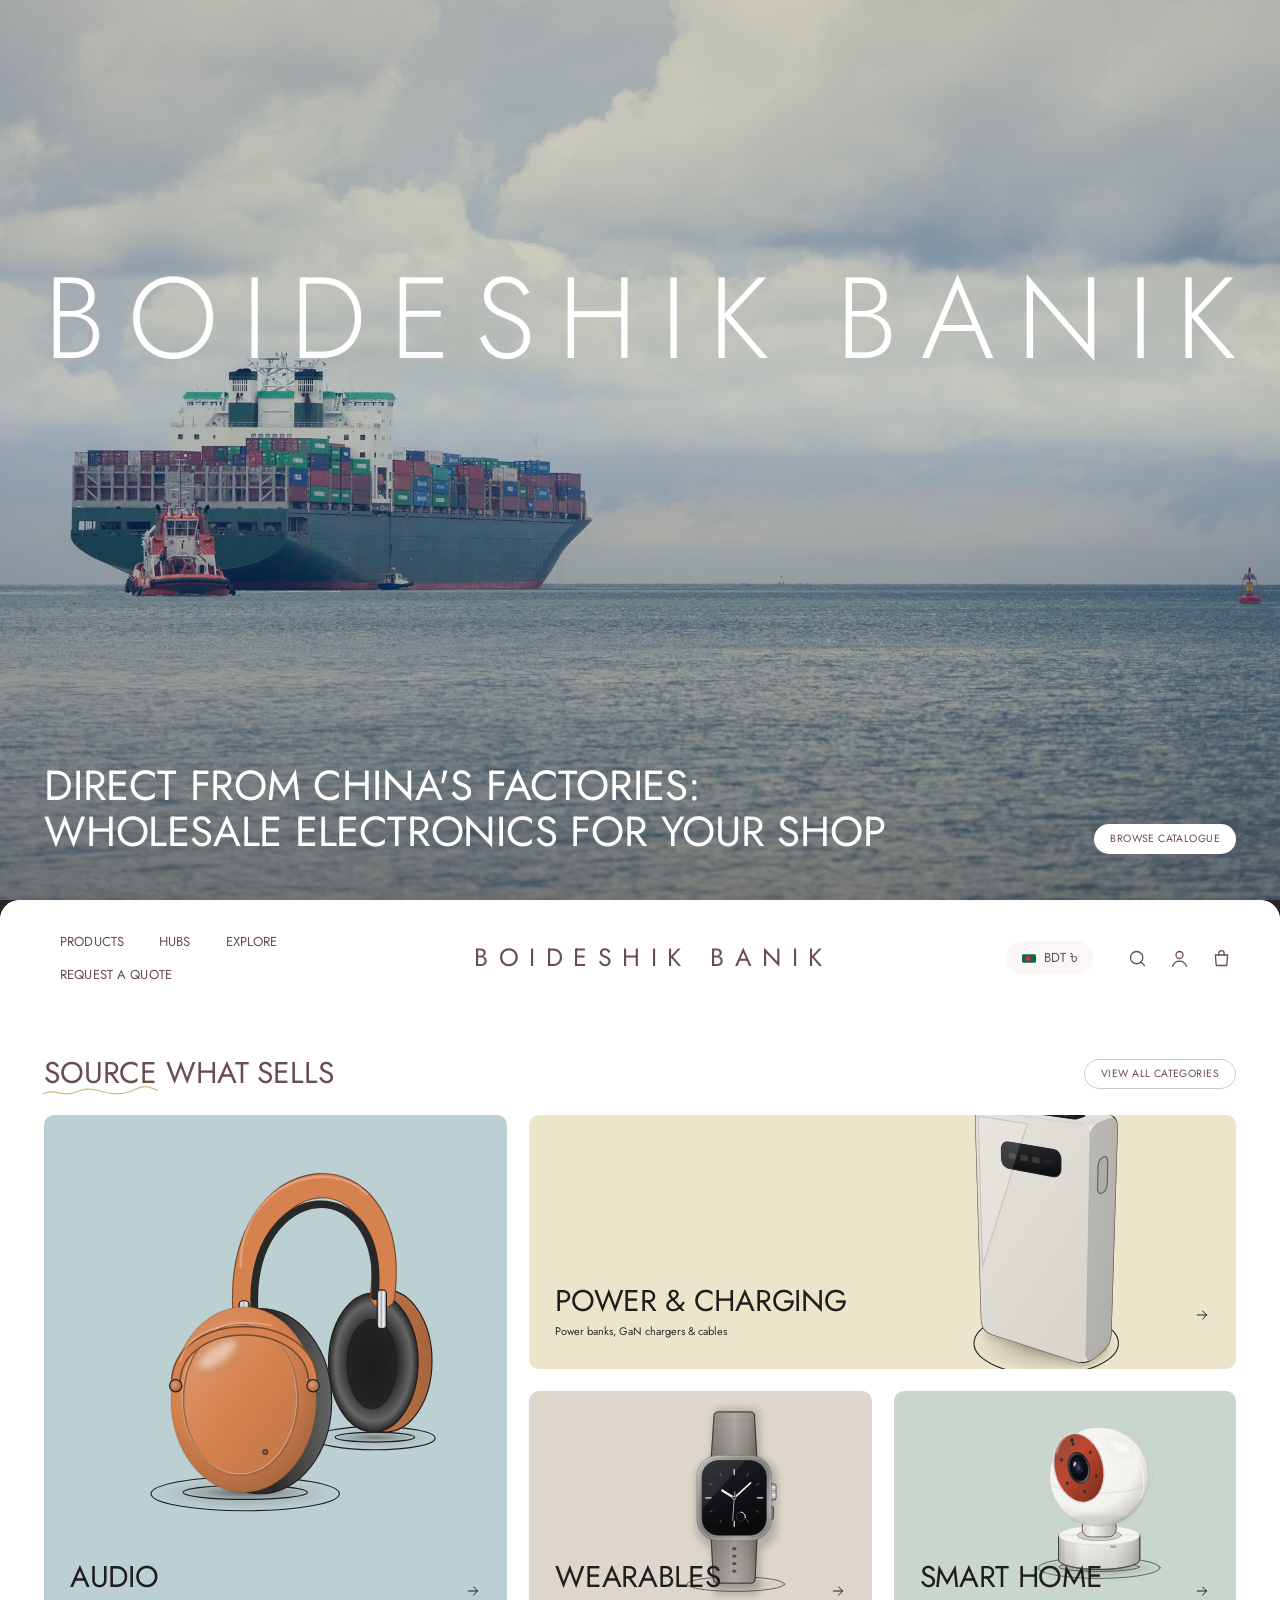
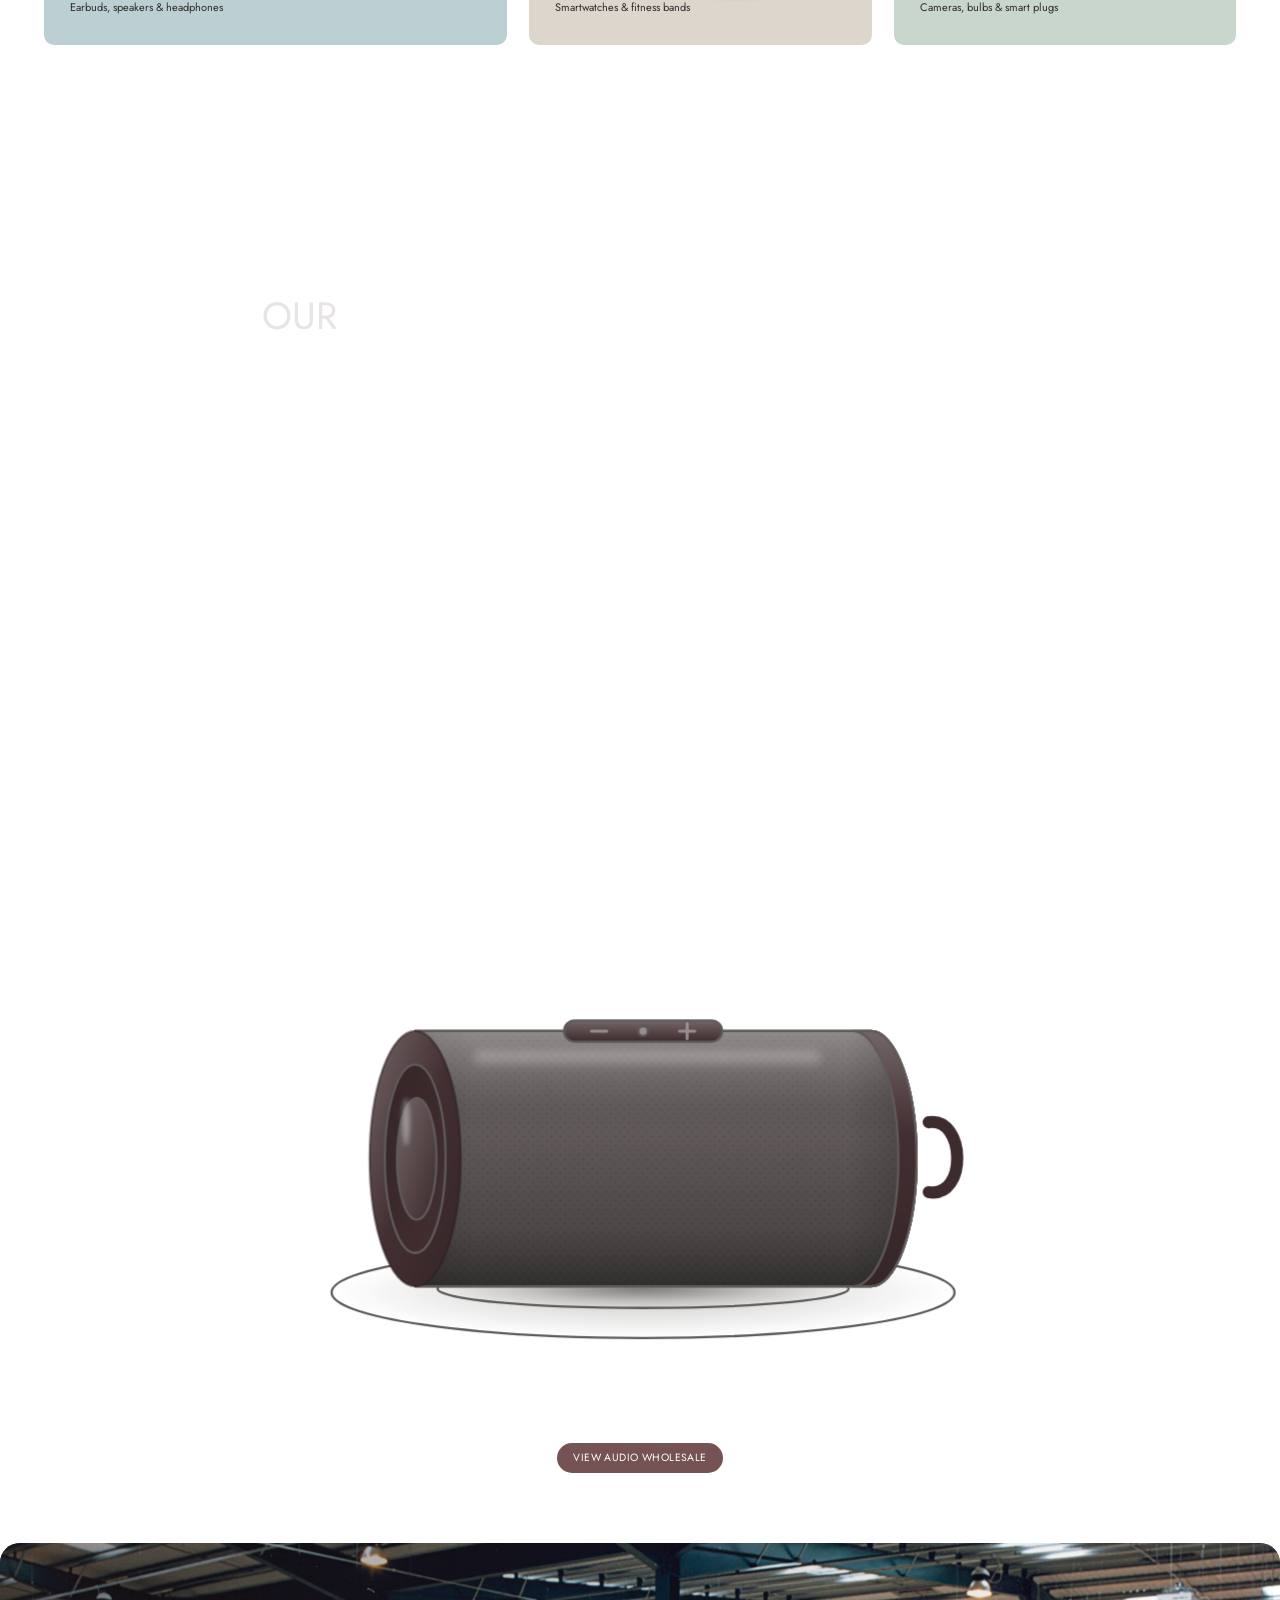
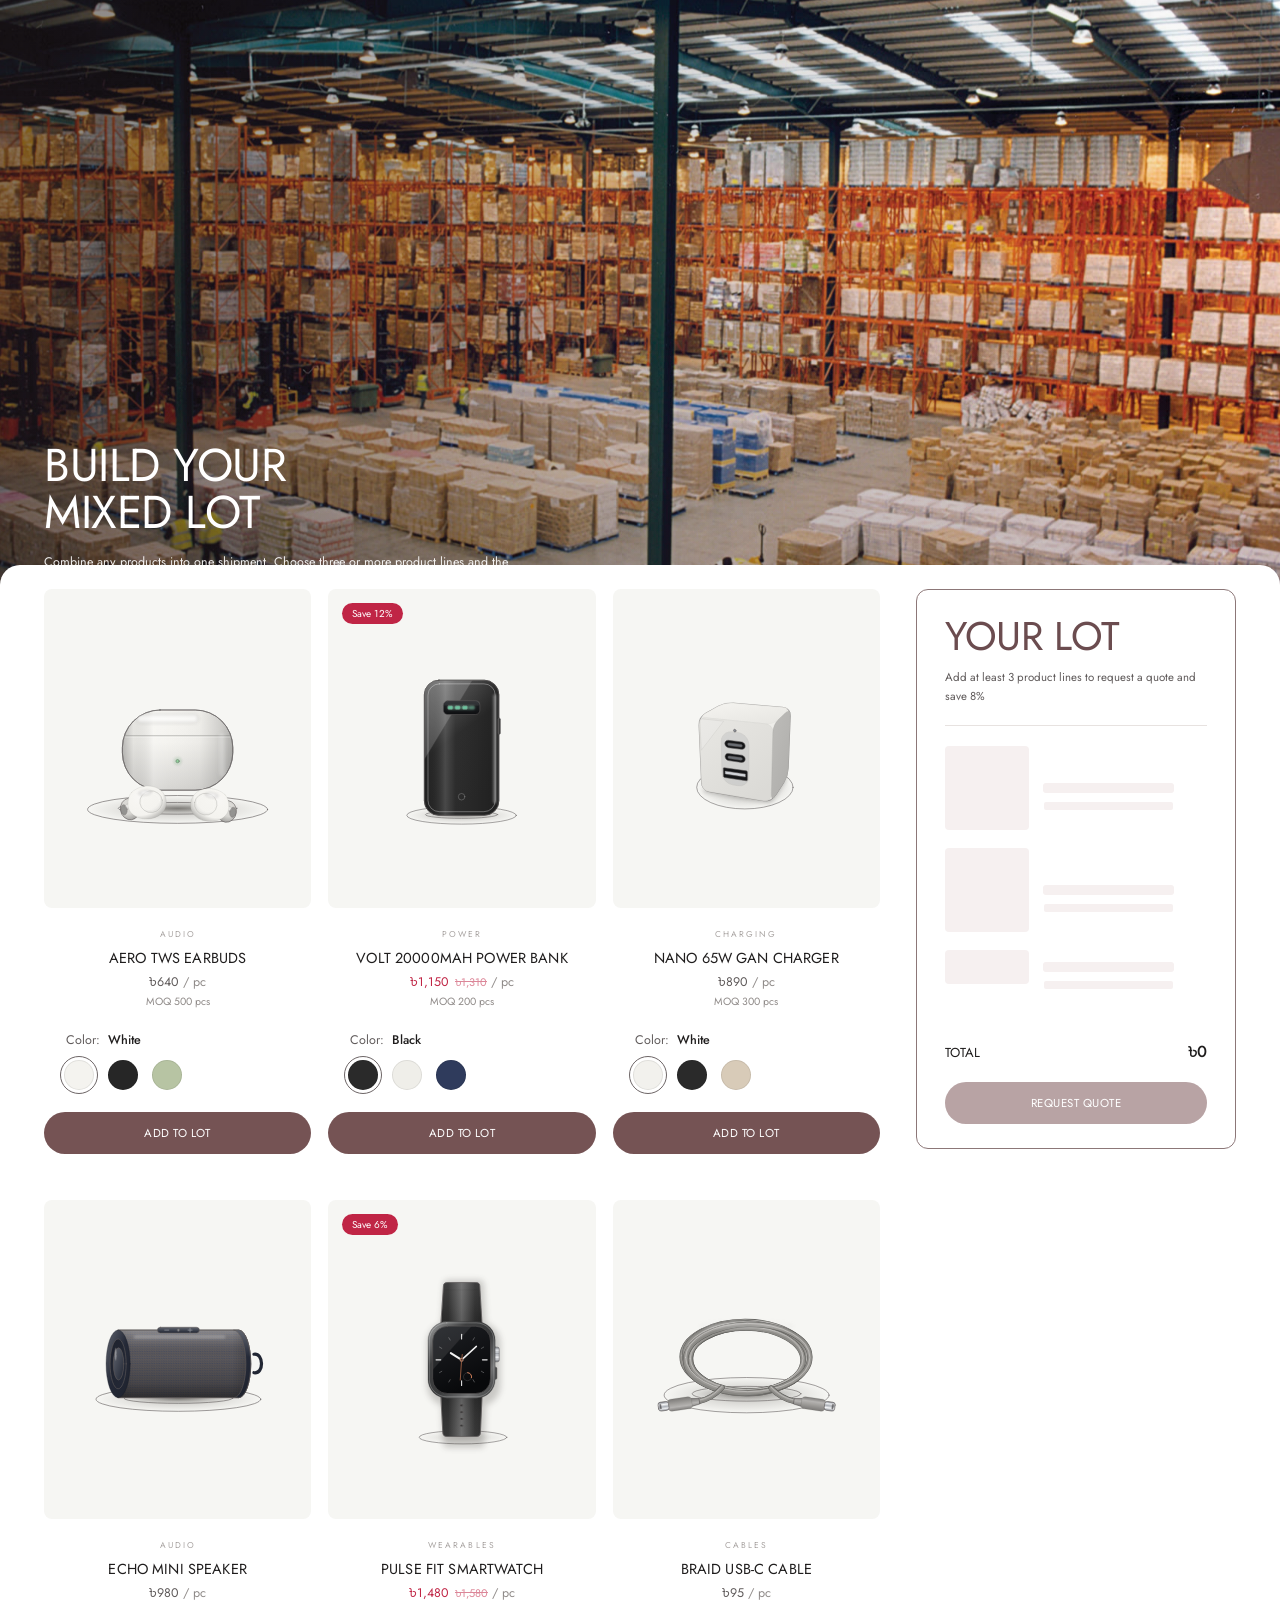
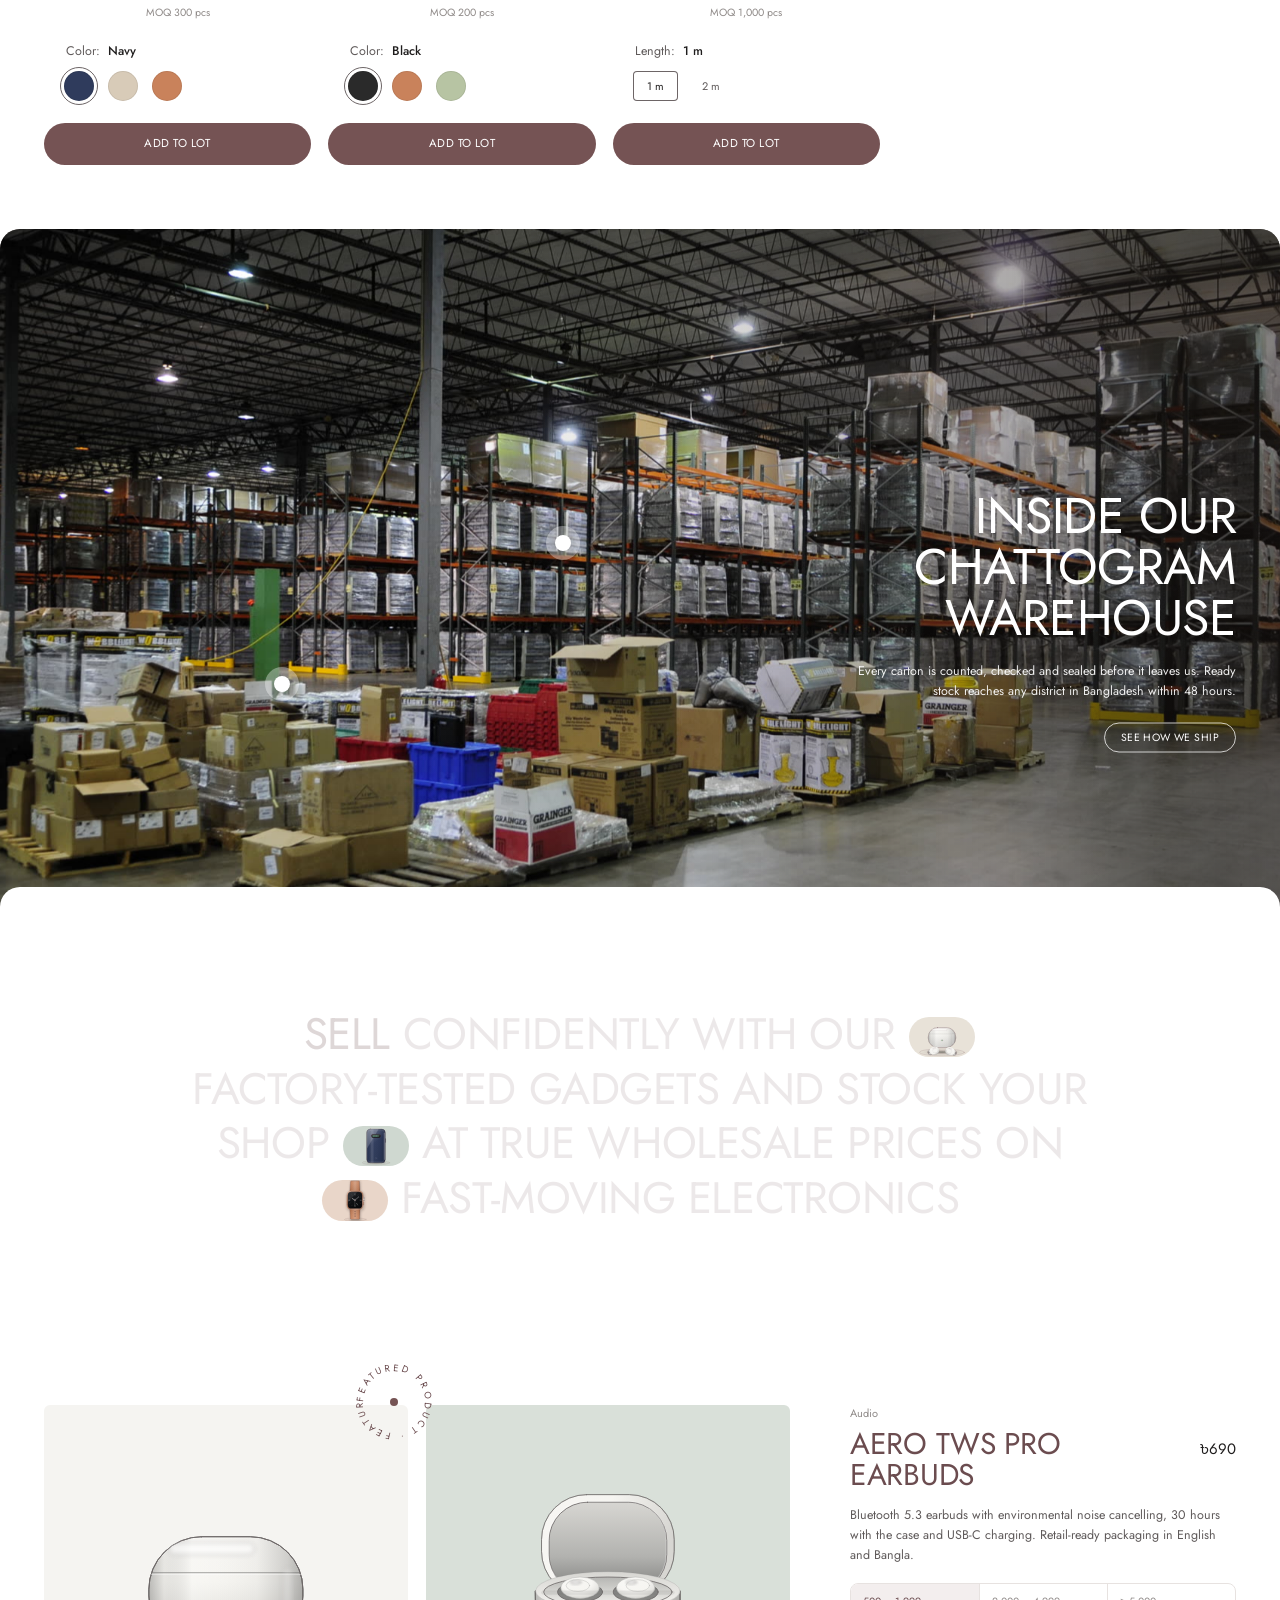
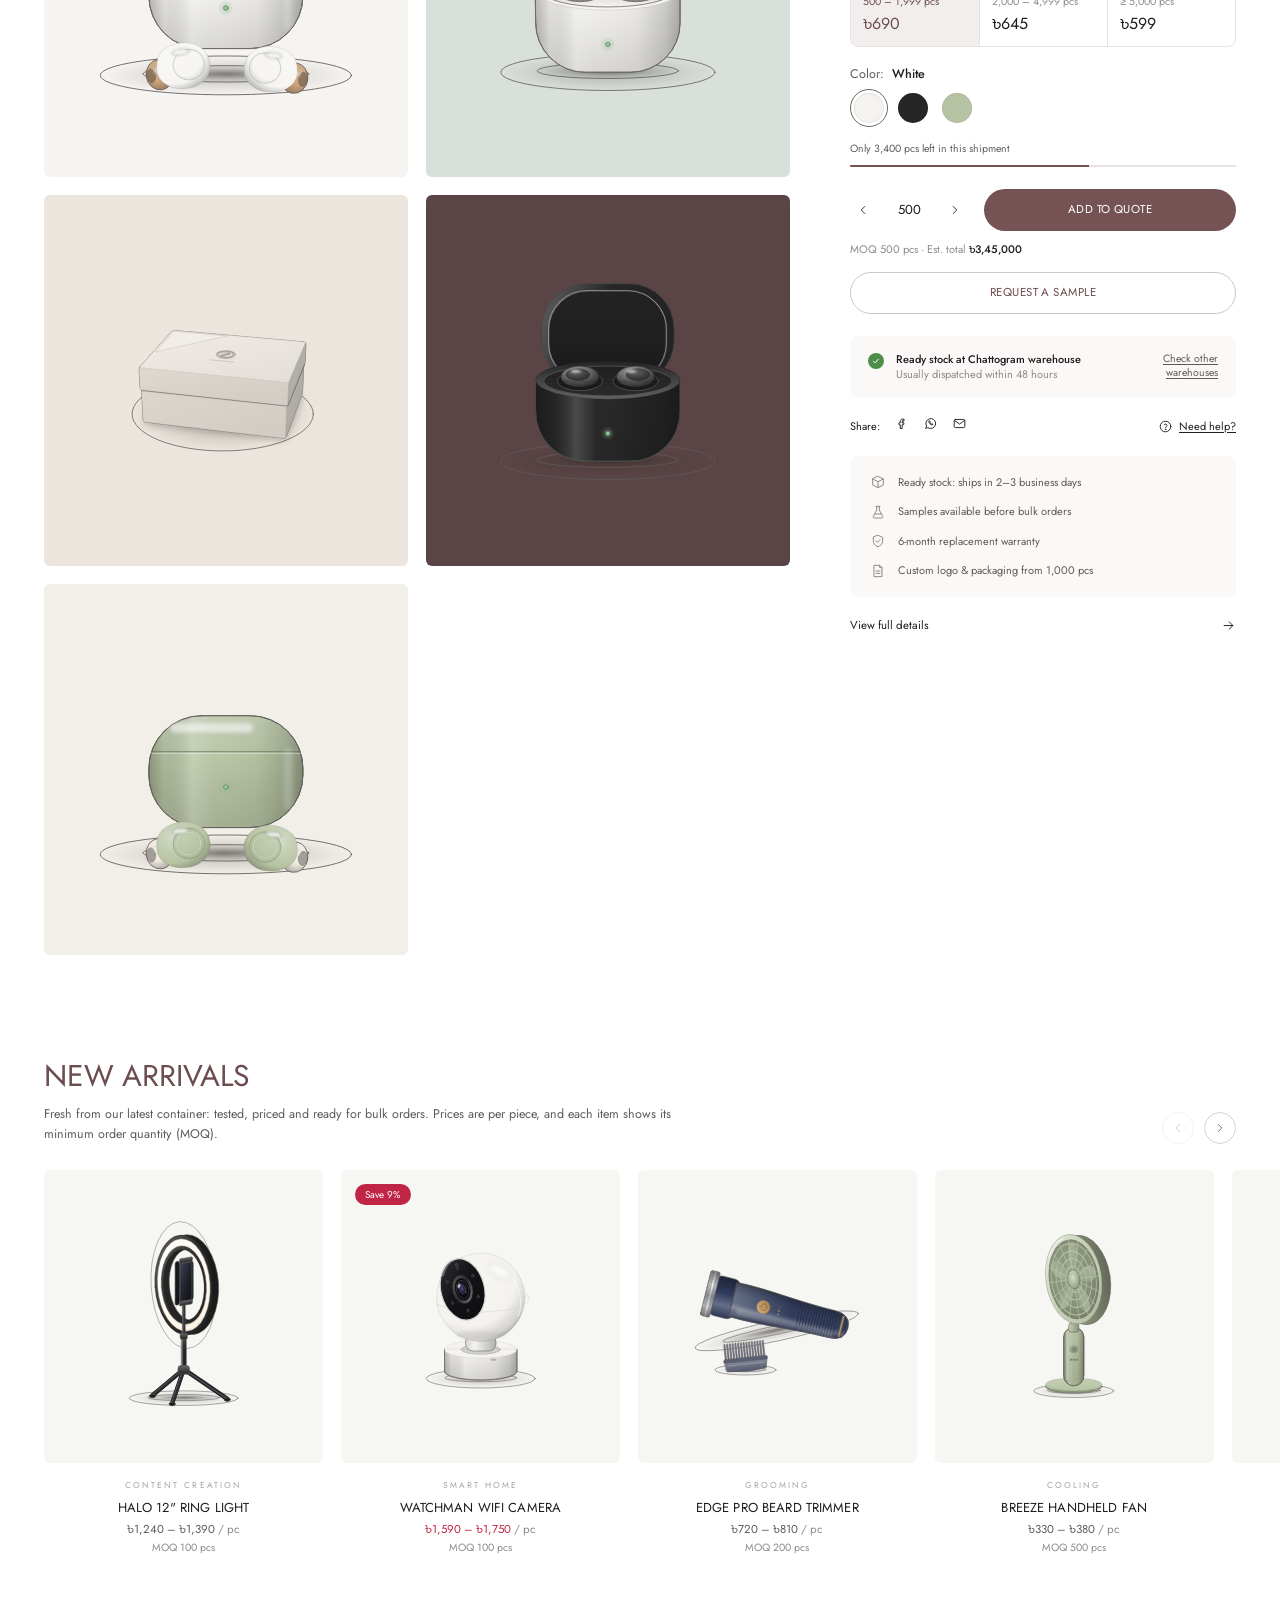
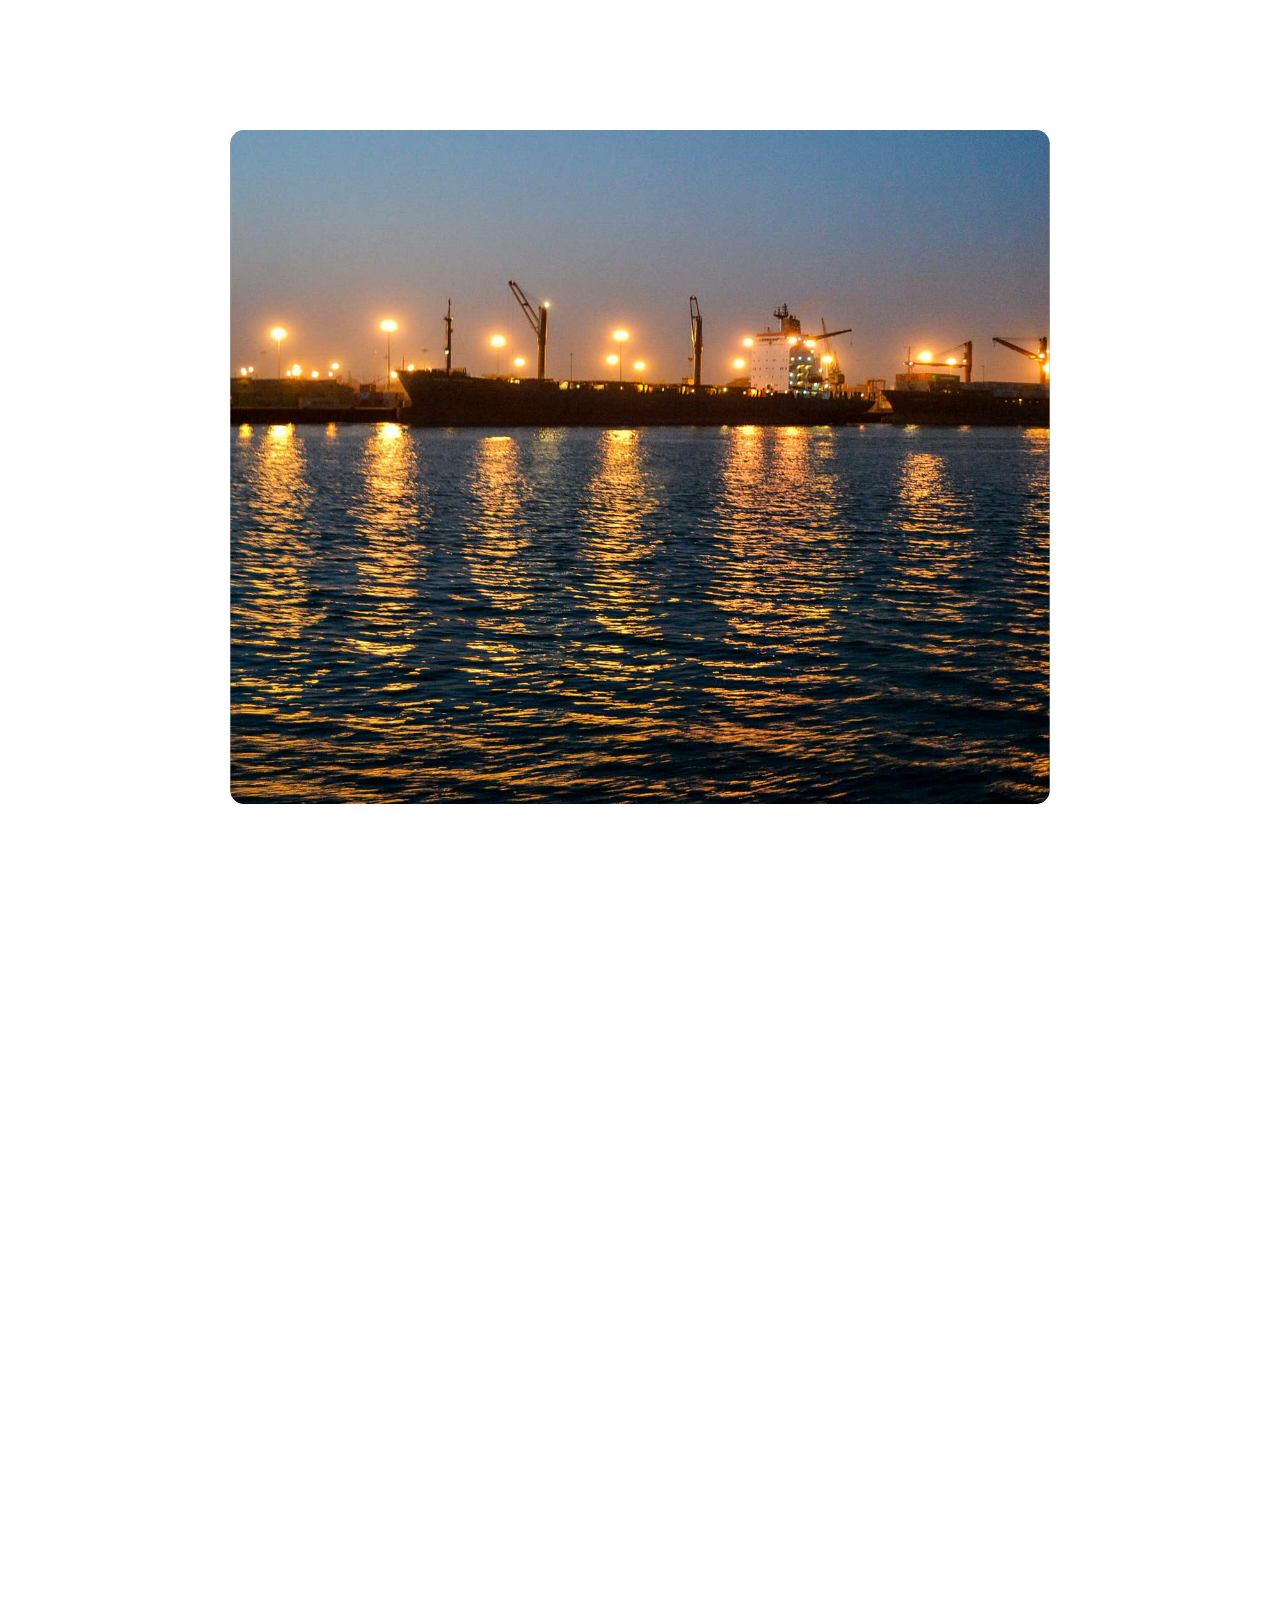
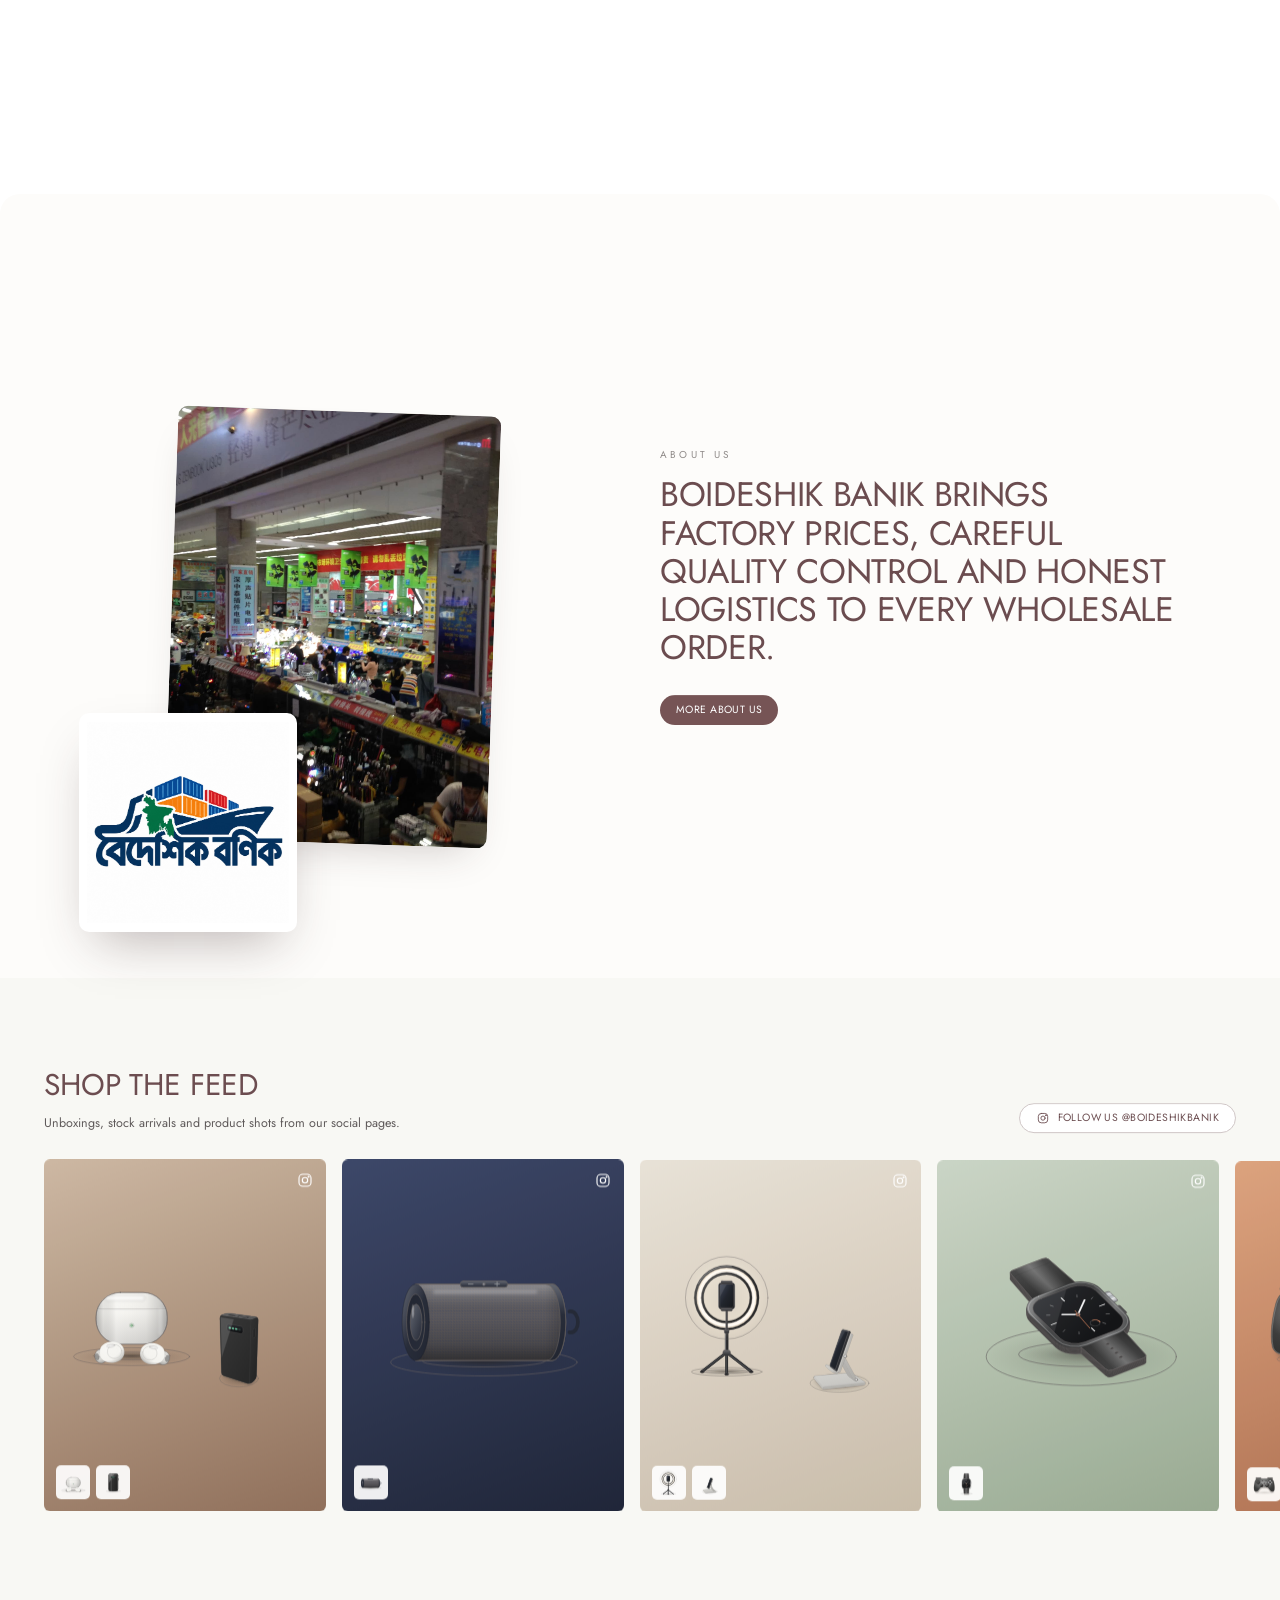
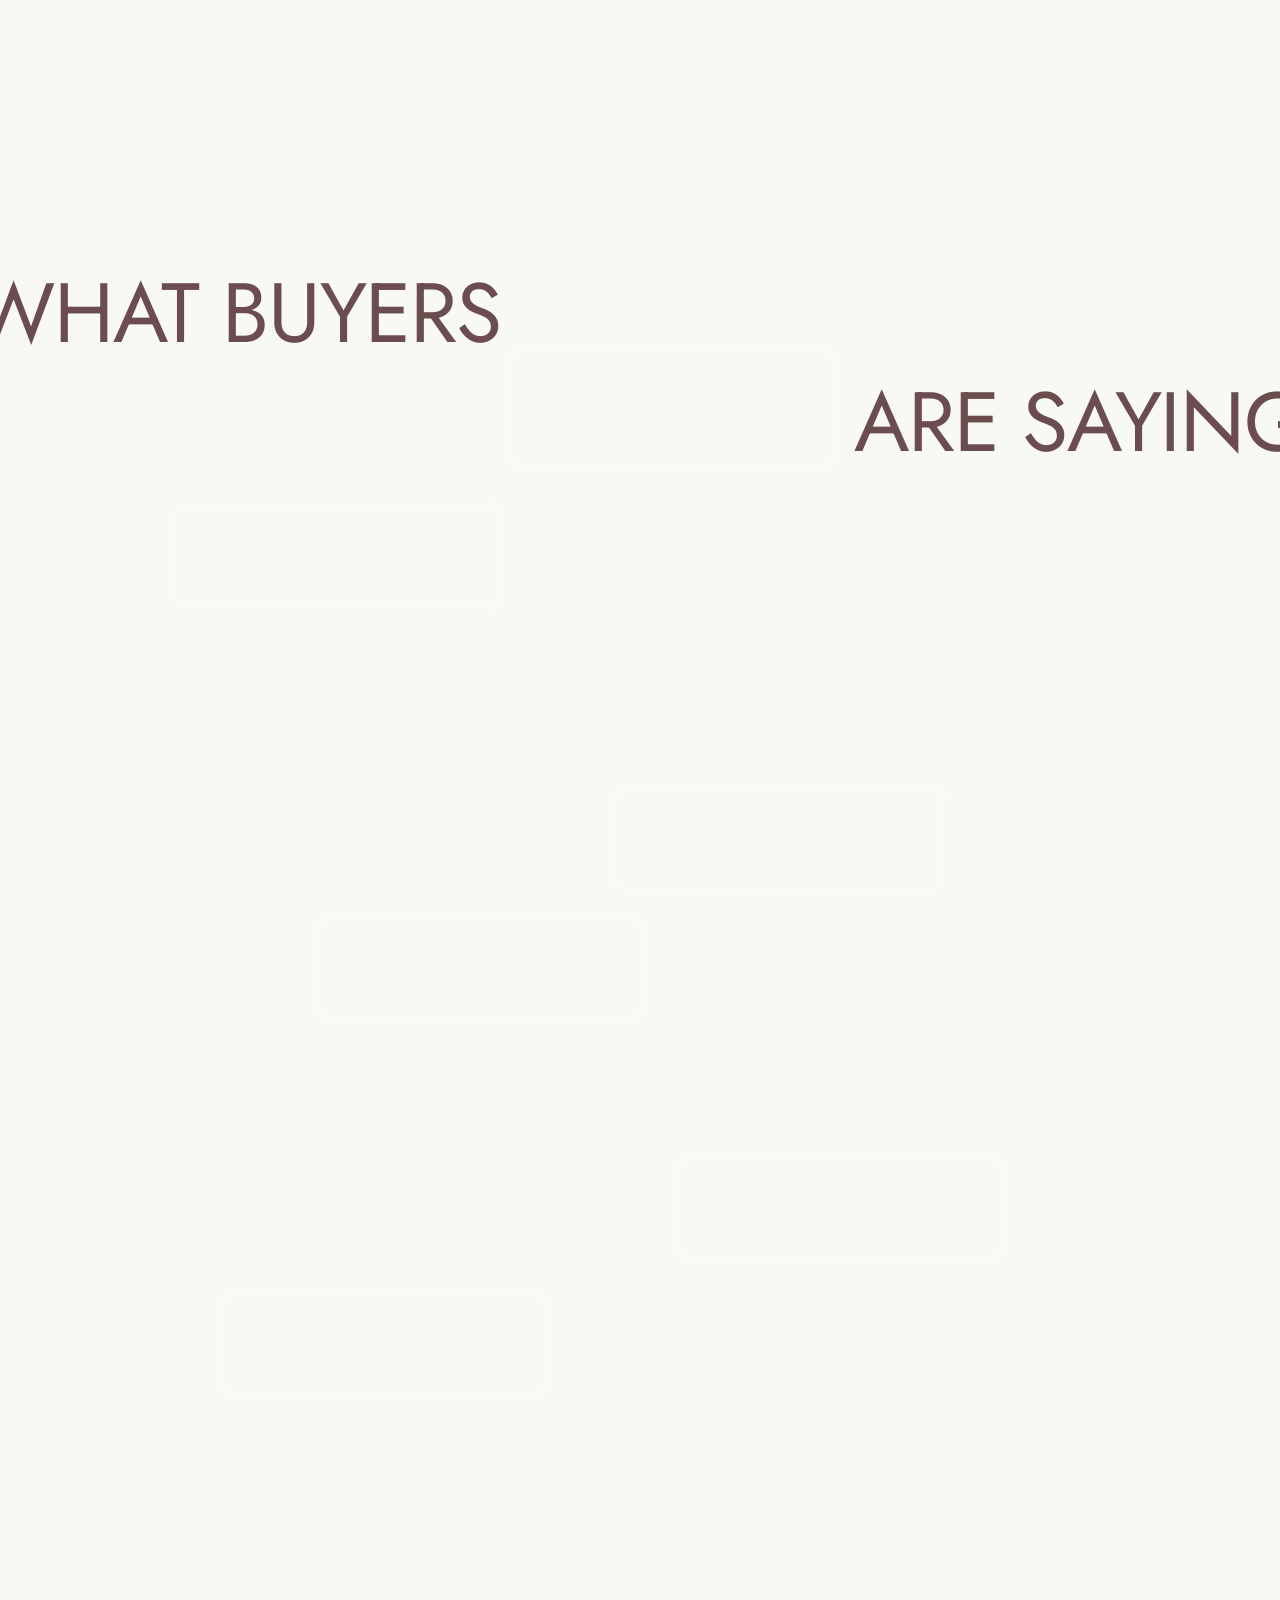
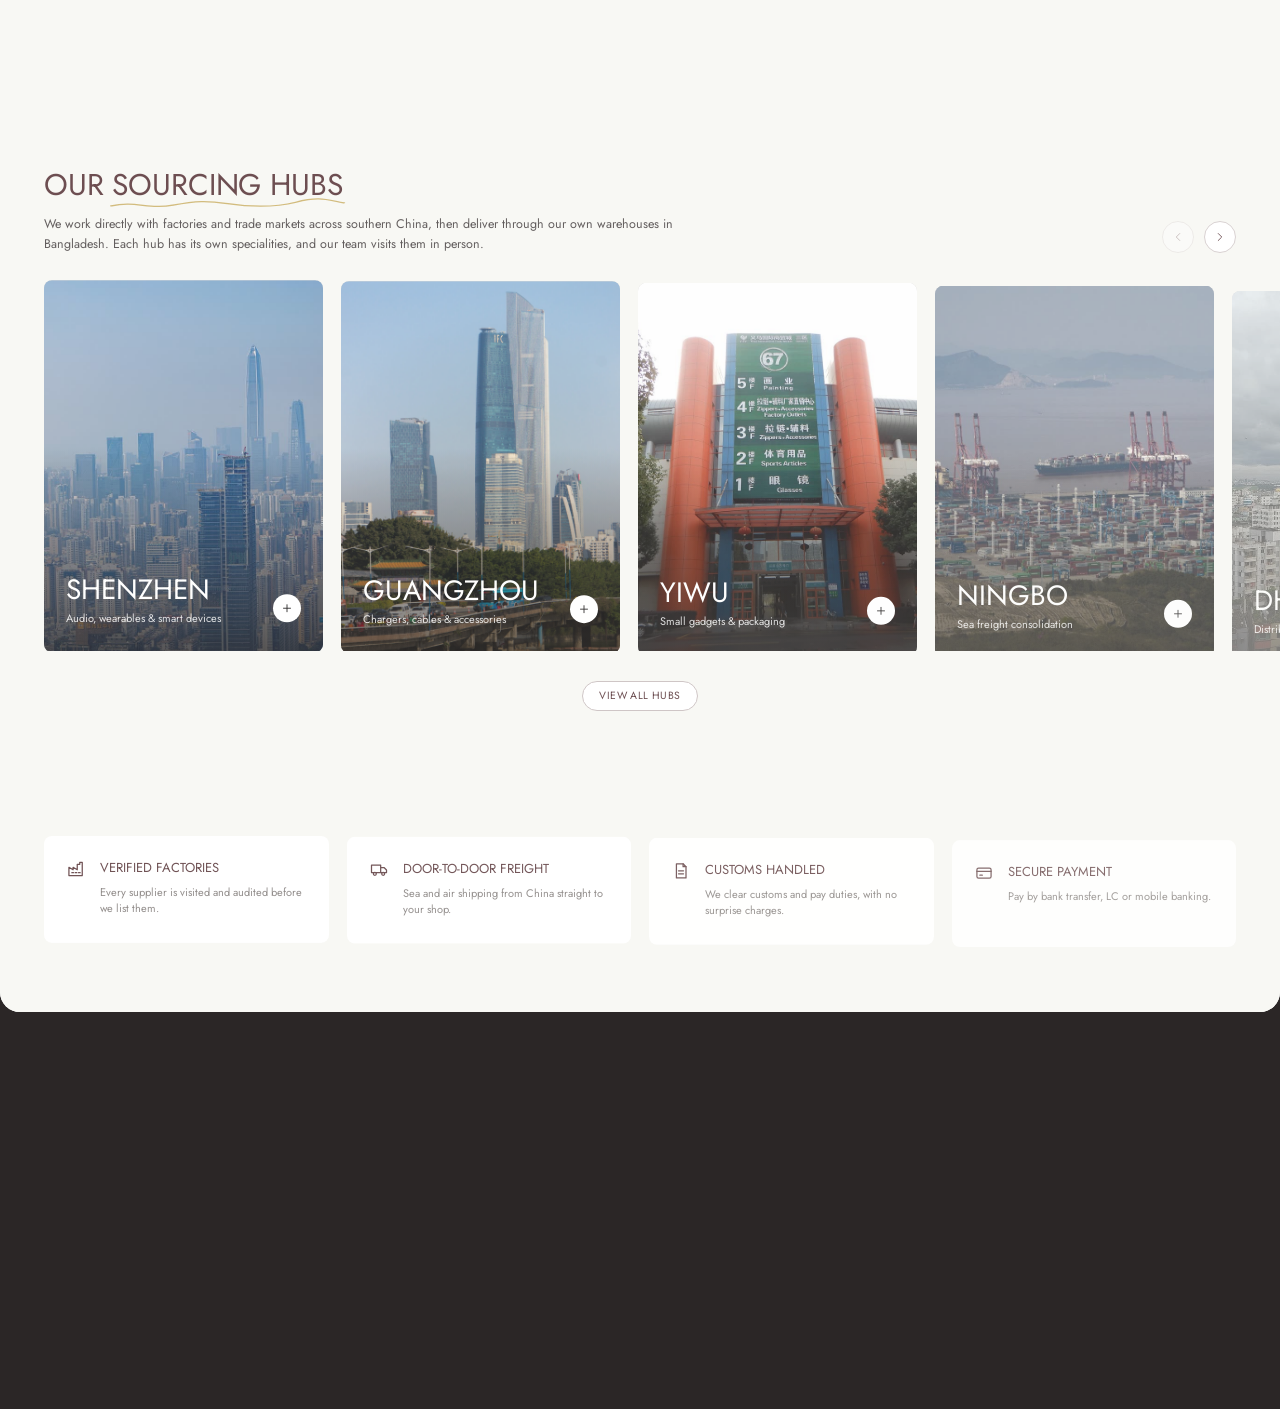
<file: index.html>
<!doctype html>
<html lang="en">
<head>
  <meta charset="utf-8">
  <meta name="viewport" content="width=device-width, initial-scale=1">
  <title>Boideshik Banik — Wholesale Electronics, Direct from China</title>
  <meta name="description" content="Boideshik Banik imports electronics directly from verified Chinese factories and supplies Bangladeshi retailers at wholesale prices with low risk, clear MOQs and door-to-door freight.">
  <link rel="icon" href="assets/img/logo-source.jpg">
  <link rel="preconnect" href="https://fonts.googleapis.com">
  <link rel="preconnect" href="https://fonts.gstatic.com" crossorigin>
  <link href="https://fonts.googleapis.com/css2?family=Jost:ital,wght@0,300;0,400;0,500;1,300;1,400&family=Hind+Siliguri:wght@400;500&display=swap" rel="stylesheet">
  <link rel="stylesheet" href="css/styles.css">
</head>
<body>

<!-- Icon sprite -->
<svg width="0" height="0" style="position:absolute" aria-hidden="true">
  <symbol id="i-search" viewBox="0 0 24 24"><circle cx="11" cy="11" r="7"/><path d="M20 20l-4-4"/></symbol>
  <symbol id="i-user" viewBox="0 0 24 24"><circle cx="12" cy="8" r="4"/><path d="M4 21c1.5-4 4.5-6 8-6s6.5 2 8 6"/></symbol>
  <symbol id="i-bag" viewBox="0 0 24 24"><path d="M5 8h14l-1 12H6L5 8z"/><path d="M9 8V6a3 3 0 016 0v2"/></symbol>
  <symbol id="i-arrow" viewBox="0 0 24 24"><path d="M5 12h14M13 6l6 6-6 6"/></symbol>
  <symbol id="i-chev-l" viewBox="0 0 24 24"><path d="M15 6l-6 6 6 6"/></symbol>
  <symbol id="i-chev-r" viewBox="0 0 24 24"><path d="M9 6l6 6-6 6"/></symbol>
  <symbol id="i-plus" viewBox="0 0 24 24"><path d="M12 6v12M6 12h12"/></symbol>
  <symbol id="i-check" viewBox="0 0 24 24"><path d="M6 12.5l4 4 8-9"/></symbol>
  <symbol id="i-insta" viewBox="0 0 24 24"><rect x="4" y="4" width="16" height="16" rx="5"/><circle cx="12" cy="12" r="3.6"/><circle cx="16.8" cy="7.2" r=".6"/></symbol>
  <symbol id="i-fb" viewBox="0 0 24 24"><path d="M14 8h2V5h-2.5C11 5 10 6.6 10 9v2H8v3h2v6h3v-6h2.4l.6-3h-3V9.2c0-.8.3-1.2 1-1.2z"/></symbol>
  <symbol id="i-x" viewBox="0 0 24 24"><path d="M5 5l14 14M19 5L5 19"/></symbol>
  <symbol id="i-yt" viewBox="0 0 24 24"><rect x="3.5" y="6.5" width="17" height="11" rx="3.5"/><path d="M10.5 9.5l4 2.5-4 2.5z"/></symbol>
  <symbol id="i-wa" viewBox="0 0 24 24"><path d="M4.5 19.5l1.2-3.6A7.8 7.8 0 1112 19.8a7.7 7.7 0 01-3.9-1z"/><path d="M9.3 8.8c.3 2.6 2.4 4.9 5.6 5.7l.9-1.3-1.6-.9-.7.7a4 4 0 01-2.4-2.4l.7-.7-.9-1.6z"/></symbol>
  <symbol id="i-mail" viewBox="0 0 24 24"><rect x="3.5" y="5.5" width="17" height="13" rx="2"/><path d="M4 7l8 6 8-6"/></symbol>
  <symbol id="i-help" viewBox="0 0 24 24"><circle cx="12" cy="12" r="8.5"/><path d="M9.7 9.5a2.4 2.4 0 014.6.9c0 1.6-2.3 2-2.3 3.4"/><circle cx="12" cy="16.6" r=".5"/></symbol>
  <symbol id="i-box" viewBox="0 0 24 24"><path d="M12 3.5l8 4v9l-8 4-8-4v-9z"/><path d="M4 7.5l8 4 8-4M12 11.5v9"/></symbol>
  <symbol id="i-truck" viewBox="0 0 24 24"><path d="M3 6.5h11v9H3zM14 9.5h4l3 3v3h-7"/><circle cx="7" cy="17" r="1.8"/><circle cx="17" cy="17" r="1.8"/></symbol>
  <symbol id="i-shield" viewBox="0 0 24 24"><path d="M12 3.5l7 3v5c0 4.5-3 7.8-7 9-4-1.2-7-4.5-7-9v-5z"/><path d="M9 12l2 2 4-4"/></symbol>
  <symbol id="i-headset" viewBox="0 0 24 24"><path d="M5 14v-2a7 7 0 0114 0v2"/><rect x="3.5" y="13" width="3.5" height="5.5" rx="1.2"/><rect x="17" y="13" width="3.5" height="5.5" rx="1.2"/><path d="M19 18.5c0 1.5-1.5 2.5-4 2.5"/></symbol>
  <symbol id="i-factory" viewBox="0 0 24 24"><path d="M3.5 20V10l5 3V10l5 3V6.5h3V4h3v16z"/><path d="M7 16.5h2M11 16.5h2M15 16.5h2"/></symbol>
  <symbol id="i-doc" viewBox="0 0 24 24"><path d="M6.5 3.5h8l3.5 3.5v13.5h-11.5z"/><path d="M14.5 3.5V7H18M9 12h6M9 15.5h6"/></symbol>
  <symbol id="i-card" viewBox="0 0 24 24"><rect x="3.5" y="6" width="17" height="12" rx="2"/><path d="M3.5 10h17M7 14.5h3"/></symbol>
  <symbol id="i-sample" viewBox="0 0 24 24"><path d="M9 3.5h6M10 3.5v5.5L5 18.5A1.6 1.6 0 006.4 21h11.2a1.6 1.6 0 001.4-2.5L14 9V3.5"/><path d="M7.5 15h9"/></symbol>
  <symbol id="i-globe" viewBox="0 0 24 24"><circle cx="12" cy="12" r="8.5"/><path d="M3.5 12h17M12 3.5c2.5 2.6 3.6 5.5 3.6 8.5s-1.1 5.9-3.6 8.5c-2.5-2.6-3.6-5.5-3.6-8.5s1.1-5.9 3.6-8.5z"/></symbol>
  <symbol id="i-down" viewBox="0 0 24 24"><path d="M7 10l5 5 5-5"/></symbol>
  <symbol id="i-close" viewBox="0 0 24 24"><path d="M7 7l10 10M17 7L7 17"/></symbol>
</svg>

<div class="page">
<!-- ============ HERO (sticky, the panel slides over it) ============ -->
<section class="hero" aria-label="Introduction">
  <div class="hero__slides">
    <div class="hero__slide is-active" style="background-image:url('assets/img/photos/hero-1.jpg')"></div>
    <div class="hero__slide" style="background-image:url('assets/img/photos/hero-2.jpg')"></div>
  </div>
  <div class="hero__shade"></div>
  <h1 class="hero__mark" aria-label="Boideshik Banik" data-split-letters>BOIDESHIK BANIK</h1>
  <div class="hero__bottom">
    <p class="hero__caption">Direct from China's factories:<br>wholesale electronics for your shop</p>
    <a href="#lot" class="btn btn--white btn--sm">Browse catalogue</a>
  </div>
</section>

<!-- ============ MAIN PANEL ============ -->
<div class="panel">

  <header class="site-header" id="top">
    <nav class="site-header__nav" aria-label="Main">
      <a href="#categories">Products</a>
      <a href="#hubs">Hubs</a>
      <a href="#story">Explore</a>
      <a href="#lot">Request a quote</a>
    </nav>
    <a class="site-header__logo" href="#" aria-label="Boideshik Banik home">BOIDESHIK BANIK</a>
    <div class="site-header__tools">
      <button class="currency" type="button">
        <svg class="flag" viewBox="0 0 20 12" aria-hidden="true"><rect width="20" height="12" rx="2" fill="#0b6b47"/><circle cx="9" cy="6" r="3.6" fill="#d7263d"/></svg>
        BDT ৳
      </button>
      <button class="icon-btn" type="button" aria-label="Search"><svg><use href="#i-search"/></svg></button>
      <button class="icon-btn" type="button" aria-label="Account"><svg><use href="#i-user"/></svg></button>
      <button class="icon-btn" type="button" aria-label="Quote list"><svg><use href="#i-bag"/></svg><span class="badge" data-quote-count hidden>0</span></button>
    </div>
  </header>

  <!-- ===== Categories bento ===== -->
  <section class="categories section" id="categories">
    <div class="section-head">
      <h2 class="h-section" data-reveal><span class="squiggle">Source<svg viewBox="0 0 140 16" preserveAspectRatio="none" aria-hidden="true"><path d="M2 10c14-7 22 5 36-1s20-6 32-2 26 6 40-2 18-3 28 1"/></svg></span> what sells</h2>
      <a href="#new" class="btn btn--outline btn--sm" data-reveal>View all categories</a>
    </div>
    <div class="bento">
      <a href="#new" class="tile tile--tall" style="--tile:#bccfd3" data-reveal>
        <div class="tile__art art" data-art="headphones" data-color="#d6824f" data-accent="#2b2b2b" data-view="angle"></div>
        <div class="tile__text"><h3>Audio</h3><p>Earbuds, speakers &amp; headphones</p></div>
        <svg class="tile__arrow"><use href="#i-arrow"/></svg>
      </a>
      <a href="#new" class="tile tile--wide" style="--tile:#ece5cc" data-reveal>
        <div class="tile__art art" data-art="powerbank" data-color="#e9e6df" data-accent="#3a3a3a" data-view="angle"></div>
        <div class="tile__text"><h3>Power &amp; charging</h3><p>Power banks, GaN chargers &amp; cables</p></div>
        <svg class="tile__arrow"><use href="#i-arrow"/></svg>
      </a>
      <a href="#new" class="tile" style="--tile:#dcd6cc" data-reveal>
        <div class="tile__art art" data-art="smartwatch" data-color="#8f8a83" data-accent="#f2efe9"></div>
        <div class="tile__text"><h3>Wearables</h3><p>Smartwatches &amp; fitness bands</p></div>
        <svg class="tile__arrow"><use href="#i-arrow"/></svg>
      </a>
      <a href="#new" class="tile" style="--tile:#c9d6cb" data-reveal>
        <div class="tile__art art" data-art="cctv" data-color="#f3f2ee" data-accent="#c0472f" data-view="angle"></div>
        <div class="tile__text"><h3>Smart home</h3><p>Cameras, bulbs &amp; smart plugs</p></div>
        <svg class="tile__arrow"><use href="#i-arrow"/></svg>
      </a>
    </div>
  </section>

  <!-- ===== Word-reveal statement + big product ===== -->
  <section class="statement section" aria-label="Audio range">
    <p class="statement__text" data-split-words>Our audio range brings factory-direct earbuds and headphones to your shelves, with margins that leave room to grow.</p>
    <div class="statement__product">
      <div class="art" data-art="speaker" data-color="#7a4b4d"></div>
    </div>
    <a href="#lot" class="btn btn--solid btn--sm statement__btn">View audio wholesale</a>
  </section>

  <!-- ===== Mixed lot builder (Alibaba-style bundle) ===== -->
  <div class="stack" id="lot">
    <section class="banner stack__pin" aria-label="Mixed lot">
      <div class="banner__img" style="background-image:url('assets/img/photos/banner-lot.jpg')"></div>
      <div class="banner__shade"></div>
      <div class="banner__text">
        <h2 class="h-display">Build your<br>mixed lot</h2>
        <p>Combine any products into one shipment. Choose three or more product lines and the whole lot is priced 8% lower. Minimum quantities are shown on each item.</p>
      </div>
    </section>

    <section class="lot stack__over section">
      <div class="lot__grid" data-lot-grid></div>
      <aside class="lot__panel" aria-label="Your lot">
        <h3 class="lot__title">Your lot</h3>
        <p class="lot__hint">Add at least 3 product lines to request a quote and save 8%</p>
        <ul class="lot__items" data-lot-items></ul>
        <div class="lot__foot">
          <div class="lot__total"><span>Total</span><strong data-lot-total>৳0</strong></div>
          <p class="lot__save" data-lot-save hidden></p>
          <button class="btn btn--solid btn--block" type="button" data-lot-submit disabled>Request quote</button>
        </div>
      </aside>
    </section>
  </div>

  <!-- ===== Warehouse feature banner with hotspots ===== -->
  <div class="stack">
    <section class="feature stack__pin" aria-label="Our warehouse">
      <div class="feature__img" style="background-image:url('assets/img/photos/feature.jpg')"></div>
      <div class="feature__shade"></div>
      <button class="hotspot" style="left:22%;top:58%" type="button" aria-label="Quality check bay"><span>Quality check bay</span></button>
      <button class="hotspot" style="left:44%;top:40%" type="button" aria-label="Bonded storage"><span>Bonded storage</span></button>
      <div class="feature__text">
        <h2 class="h-display">Inside our<br>Chattogram<br>warehouse</h2>
        <p>Every carton is counted, checked and sealed before it leaves us. Ready stock reaches any district in Bangladesh within 48 hours.</p>
        <a href="#story" class="btn btn--ghost btn--sm">See how we ship</a>
      </div>
    </section>

    <!-- ===== Statement with inline images ===== -->
    <section class="inline-statement stack__over section" aria-label="Why us">
      <p class="inline-statement__text" data-split-words>
        Sell confidently with our
        <span class="pill-img" style="--pill:#e8e2d8"><span class="art" data-art="earbuds" data-color="#f4f3ef"></span></span>
        factory-tested gadgets and stock your shop
        <span class="pill-img" style="--pill:#cfd8d0"><span class="art" data-art="powerbank" data-color="#2f3b5c"></span></span>
        at true wholesale prices on
        <span class="pill-img" style="--pill:#e9d6c9"><span class="art" data-art="smartwatch" data-color="#c9825b" data-accent="#f2efe9"></span></span>
        fast-moving electronics
      </p>
    </section>
  </div>

  <!-- ===== Featured product (PDP) ===== -->
  <section class="pdp section" id="featured" aria-label="Featured product">
    <div class="pdp__gallery">
      <div class="rotor" aria-hidden="true">
        <svg viewBox="0 0 100 100"><defs><path id="rotor-path" d="M50,50 m-38,0 a38,38 0 1,1 76,0 a38,38 0 1,1 -76,0"/></defs><text><textPath href="#rotor-path">FEATURED PRODUCT • FEATURED PRODUCT • </textPath></text></svg>
        <span class="rotor__dot"></span>
      </div>
      <figure class="pdp__shot" style="--bg:#f5f4f1"><div class="art" data-art="earbuds" data-color="#f6f5f1" data-accent="#c9a27a"></div></figure>
      <figure class="pdp__shot" style="--bg:#d9e0d9"><div class="art" data-art="earbuds" data-color="#f6f5f1" data-accent="#c9a27a" data-view="angle"></div></figure>
      <figure class="pdp__shot" style="--bg:#ebe5dd"><div class="art" data-art="box" data-color="#efe9df" data-accent="#755354"></div></figure>
      <figure class="pdp__shot" style="--bg:#5b4446"><div class="art" data-art="earbuds" data-color="#262626" data-accent="#c9a27a" data-view="angle"></div></figure>
      <figure class="pdp__shot" style="--bg:#f2efe9"><div class="art" data-art="earbuds" data-color="#b7c4a3" data-accent="#efe9df"></div></figure>
    </div>

    <div class="pdp__info">
      <p class="eyebrow-sm">Audio</p>
      <div class="pdp__titlerow">
        <h2 class="pdp__title">Aero TWS Pro earbuds</h2>
        <p class="pdp__price" data-pdp-price>৳690</p>
      </div>
      <p class="pdp__desc">Bluetooth 5.3 earbuds with environmental noise cancelling, 30 hours with the case and USB-C charging. Retail-ready packaging in English and Bangla.</p>

      <div class="tiers" data-tiers>
        <div class="tier" data-min="500"><span>500 – 1,999 pcs</span><strong>৳690</strong></div>
        <div class="tier" data-min="2000"><span>2,000 – 4,999 pcs</span><strong>৳645</strong></div>
        <div class="tier" data-min="5000"><span>≥ 5,000 pcs</span><strong>৳599</strong></div>
      </div>

      <p class="opt-label">Color: <b data-pdp-color>White</b></p>
      <div class="swatches" data-pdp-swatches>
        <button class="swatch is-active" style="--sw:#f4f3ef" data-name="White" aria-label="White"></button>
        <button class="swatch" style="--sw:#262626" data-name="Black" aria-label="Black"></button>
        <button class="swatch" style="--sw:#b7c4a3" data-name="Sage" aria-label="Sage"></button>
      </div>

      <p class="stock">Only 3,400 pcs left in this shipment</p>
      <div class="stock-bar"><span style="width:62%"></span></div>

      <div class="pdp__buy">
        <div class="qty" data-qty>
          <button type="button" aria-label="Decrease" data-qty-dec><svg><use href="#i-chev-l"/></svg></button>
          <input type="text" inputmode="numeric" value="500" aria-label="Quantity in pieces" data-qty-input>
          <button type="button" aria-label="Increase" data-qty-inc><svg><use href="#i-chev-r"/></svg></button>
        </div>
        <button class="btn btn--solid btn--grow" type="button" data-pdp-add>Add to quote</button>
      </div>
      <p class="pdp__moq">MOQ 500 pcs · Est. total <b data-pdp-total>৳3,45,000</b></p>
      <button class="btn btn--outline btn--block" type="button">Request a sample</button>

      <div class="pickup">
        <span class="pickup__dot"><svg><use href="#i-check"/></svg></span>
        <div><p><b>Ready stock at Chattogram warehouse</b></p><p class="muted">Usually dispatched within 48 hours</p></div>
        <a href="#" class="link-u">Check other<br>warehouses</a>
      </div>

      <div class="share">
        <span>Share:</span>
        <a href="#" aria-label="Facebook"><svg><use href="#i-fb"/></svg></a>
        <a href="#" aria-label="WhatsApp"><svg><use href="#i-wa"/></svg></a>
        <a href="#" aria-label="Email"><svg><use href="#i-mail"/></svg></a>
        <a href="#" class="share__help"><svg><use href="#i-help"/></svg><span class="link-u">Need help?</span></a>
      </div>

      <ul class="perks">
        <li><svg><use href="#i-box"/></svg>Ready stock: ships in 2–3 business days</li>
        <li><svg><use href="#i-sample"/></svg>Samples available before bulk orders</li>
        <li><svg><use href="#i-shield"/></svg>6-month replacement warranty</li>
        <li><svg><use href="#i-doc"/></svg>Custom logo &amp; packaging from 1,000 pcs</li>
      </ul>
      <a href="#" class="pdp__more">View full details <svg><use href="#i-arrow"/></svg></a>
    </div>
  </section>

  <!-- ===== New arrivals carousel ===== -->
  <section class="carousel-sec section" id="new" aria-label="New arrivals">
    <div class="section-head section-head--stack">
      <div>
        <h2 class="h-section" data-reveal>New arrivals</h2>
        <p class="section-sub" data-reveal>Fresh from our latest container: tested, priced and ready for bulk orders. Prices are per piece, and each item shows its minimum order quantity (MOQ).</p>
      </div>
      <div class="arrows" data-arrows="new">
        <button type="button" class="arrow" data-dir="-1" aria-label="Previous"><svg><use href="#i-chev-l"/></svg></button>
        <button type="button" class="arrow" data-dir="1" aria-label="Next"><svg><use href="#i-chev-r"/></svg></button>
      </div>
    </div>
    <div class="track" data-track="new" data-new-track></div>
  </section>

  <!-- ===== Story: image grows to full width, second image stacks ===== -->
  <div class="story-wrap" id="story">
    <section class="story" aria-label="Our story">
      <div class="story__media">
        <div class="story__img" style="background-image:url('assets/img/photos/story-1.jpg')"></div>
        <div class="story__img story__img--next" style="background-image:url('assets/img/photos/story-2.jpg')"></div>
        <div class="story__shade"></div>
        <div class="story__text">
          <h2 class="h-display h-display--md">Trade built on<br>trust across borders</h2>
          <p>Boideshik Banik makes importing simple for Bangladeshi retailers. We buy directly from vetted factories in Shenzhen, Guangzhou and Yiwu, inspect every order, and handle freight and customs all the way to Chattogram.</p>
          <a href="#about" class="btn btn--white btn--sm">Read our story</a>
        </div>
      </div>
    </section>
    <div class="story__spacer" aria-hidden="true"></div>

    <!-- ===== About collage (slides over the story) ===== -->
    <section class="about section" id="about" aria-label="About us">
      <div class="about__collage">
        <div class="about__back" style="background-image:url('assets/img/photos/about-1.jpg')"></div>
        <div class="about__front"><img src="assets/img/logo-source.jpg" alt="Boideshik Banik logo"></div>
      </div>
      <div class="about__text">
        <p class="eyebrow" data-reveal>About us</p>
        <h2 class="about__title" data-reveal>Boideshik Banik brings factory prices, careful quality control and honest logistics to every wholesale order.</h2>
        <a href="#" class="btn btn--solid btn--sm" data-reveal>More about us</a>
      </div>
    </section>
  </div>

  <!-- ===== Shop the feed ===== -->
  <section class="feed section soft" aria-label="Shop the feed">
    <div class="section-head">
      <div>
        <h2 class="h-section" data-reveal>Shop the feed</h2>
        <p class="section-sub" data-reveal>Unboxings, stock arrivals and product shots from our social pages.</p>
      </div>
      <a href="#" class="btn btn--outline btn--sm btn--icon" data-reveal><svg><use href="#i-insta"/></svg>Follow us @boideshikbanik</a>
    </div>
    <div class="track track--feed" data-feed-track></div>
  </section>

  <!-- ===== Testimonials: sticky words, cards scroll through ===== -->
  <section class="voices soft" aria-label="What buyers are saying">
    <div class="voices__sticky">
      <h2 class="voices__title"><span>What buyers</span><span>are saying</span></h2>
    </div>
    <div class="voices__cards" data-voices></div>
  </section>

  <!-- ===== Sourcing hubs ===== -->
  <section class="hubs section soft" id="hubs" aria-label="Sourcing hubs">
    <div class="section-head section-head--stack">
      <div>
        <h2 class="h-section" data-reveal>Our <span class="squiggle">sourcing hubs<svg viewBox="0 0 140 16" preserveAspectRatio="none" aria-hidden="true"><path d="M2 10c14-7 22 5 36-1s20-6 32-2 26 6 40-2 18-3 28 1"/></svg></span></h2>
        <p class="section-sub" data-reveal>We work directly with factories and trade markets across southern China, then deliver through our own warehouses in Bangladesh. Each hub has its own specialities, and our team visits them in person.</p>
      </div>
      <div class="arrows" data-arrows="hubs">
        <button type="button" class="arrow" data-dir="-1" aria-label="Previous"><svg><use href="#i-chev-l"/></svg></button>
        <button type="button" class="arrow" data-dir="1" aria-label="Next"><svg><use href="#i-chev-r"/></svg></button>
      </div>
    </div>
    <div class="track" data-track="hubs" data-hubs-track></div>
    <div class="center"><a href="#" class="btn btn--outline btn--sm">View all hubs</a></div>
  </section>

  <!-- ===== Service features ===== -->
  <section class="services section soft" aria-label="Our services">
    <div class="service" data-reveal><svg><use href="#i-factory"/></svg><div><h4>Verified factories</h4><p>Every supplier is visited and audited before we list them.</p></div></div>
    <div class="service" data-reveal><svg><use href="#i-truck"/></svg><div><h4>Door-to-door freight</h4><p>Sea and air shipping from China straight to your shop.</p></div></div>
    <div class="service" data-reveal><svg><use href="#i-doc"/></svg><div><h4>Customs handled</h4><p>We clear customs and pay duties, with no surprise charges.</p></div></div>
    <div class="service" data-reveal><svg><use href="#i-card"/></svg><div><h4>Secure payment</h4><p>Pay by bank transfer, LC or mobile banking.</p></div></div>
  </section>

</div><!-- /panel -->
</div><!-- /page -->

<!-- ============ FOOTER (revealed beneath the panel) ============ -->
<footer class="site-footer">
  <div class="site-footer__main">
    <div class="site-footer__brand">
      <p class="site-footer__mark">BOIDESHIK BANIK</p>
      <h3>Get our weekly<br>wholesale price list</h3>
      <form class="newsletter" onsubmit="event.preventDefault(); this.reset(); window.toast && window.toast('Thanks! The next price list is on its way.');">
        <input type="email" placeholder="Enter your email" aria-label="Email" required>
        <button type="submit" aria-label="Subscribe"><svg><use href="#i-arrow"/></svg></button>
      </form>
      <div class="socials">
        <a href="#" aria-label="Facebook"><svg><use href="#i-fb"/></svg></a>
        <a href="#" aria-label="Instagram"><svg><use href="#i-insta"/></svg></a>
        <a href="#" aria-label="YouTube"><svg><use href="#i-yt"/></svg></a>
        <a href="#" aria-label="WhatsApp"><svg><use href="#i-wa"/></svg></a>
      </div>
    </div>
    <div class="site-footer__cols">
      <div><h4>Categories</h4><a href="#">Audio</a><a href="#">Power &amp; charging</a><a href="#">Wearables</a><a href="#">Smart home</a></div>
      <div><h4>Company</h4><a href="#">About us</a><a href="#">Sourcing hubs</a><a href="#">How it works</a><a href="#">Careers</a></div>
      <div><h4>Support</h4><a href="#">Request a quote</a><a href="#">Shipping &amp; customs</a><a href="#">FAQs</a><a href="#">Contact us</a></div>
      <div class="site-footer__contact"><a href="tel:+8801700000000">+880 1700-000000</a><a href="mailto:hello@boideshikbanik.com">hello@boideshikbanik.com</a></div>
    </div>
  </div>
  <div class="site-footer__bar">
    <p>© 2026 Boideshik Banik. All rights reserved. · <a href="credits.html" class="link-u">Photo credits</a></p>
    <div class="site-footer__selects">
      <button type="button"><svg><use href="#i-globe"/></svg>English <svg class="caret"><use href="#i-down"/></svg></button>
      <button type="button"><svg class="flag" viewBox="0 0 20 12" aria-hidden="true"><rect width="20" height="12" rx="2" fill="#0b6b47"/><circle cx="9" cy="6" r="3.6" fill="#d7263d"/></svg>Bangladesh (BDT ৳) <svg class="caret"><use href="#i-down"/></svg></button>
    </div>
    <div class="pay"><span>VISA</span><span>Mastercard</span><span>bKash</span><span>Nagad</span><span>Bank / LC</span></div>
  </div>
</footer>

<div class="toast" role="status" aria-live="polite" data-toast></div>

<script src="vendor/gsap.min.js"></script>
<script src="vendor/ScrollTrigger.min.js"></script>
<script src="vendor/lenis.min.js"></script>
<script src="js/product-art.js"></script>
<script src="js/data.js"></script>
<script src="js/main.js"></script>
</body>
</html>
</file>
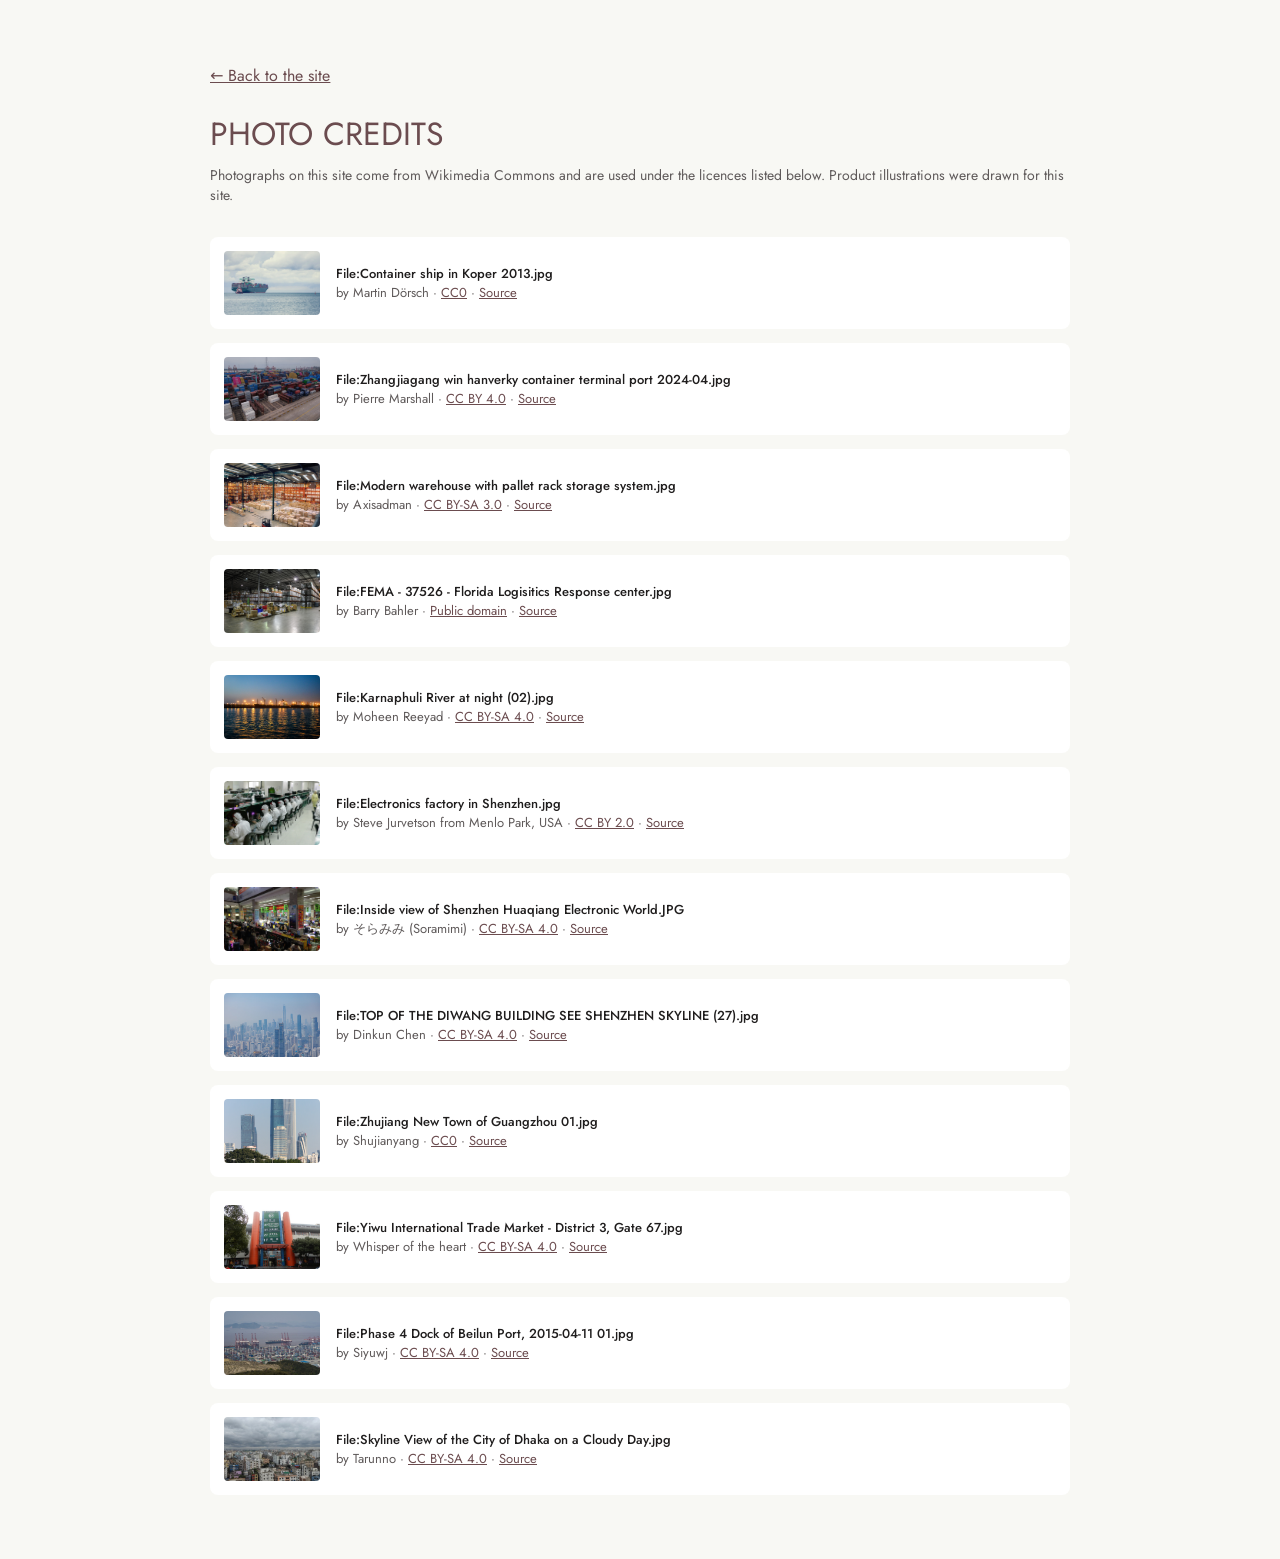
<file: credits.html>
<!doctype html>
<html lang="en">
<head>
  <meta charset="utf-8">
  <meta name="viewport" content="width=device-width, initial-scale=1">
  <title>Photo credits — Boideshik Banik</title>
  <link rel="icon" href="assets/img/logo-source.jpg">
  <link href="https://fonts.googleapis.com/css2?family=Jost:wght@300;400;500&display=swap" rel="stylesheet">
  <style>
    body { margin: 0; font-family: 'Jost', system-ui, sans-serif; color: #5f5a5a; background: #f8f8f4; }
    main { max-width: 860px; margin: 0 auto; padding: 64px 24px; }
    a { color: #6b4c4f; }
    h1 { font-weight: 400; font-size: 32px; text-transform: uppercase; color: #6b4c4f; margin: 0 0 8px; }
    p.lead { margin: 0 0 32px; font-size: 14px; }
    ul { list-style: none; margin: 0; padding: 0; display: grid; gap: 14px; }
    li { display: grid; grid-template-columns: 96px 1fr; gap: 16px; align-items: center; padding: 14px; background: #fff; border-radius: 8px; font-size: 13px; line-height: 1.5; }
    li img { width: 96px; height: 64px; object-fit: cover; border-radius: 4px; }
    li b { font-weight: 500; color: #1f1d1d; }
  </style>
</head>
<body>
  <main>
    <a href="index.html">← Back to the site</a>
    <h1 style="margin-top:24px">Photo credits</h1>
    <p class="lead">Photographs on this site come from Wikimedia Commons and are used under the licences listed below. Product illustrations were drawn for this site.</p>
    <ul data-credits></ul>
  </main>
  <script>
    fetch('assets/img/photos/credits.json')
      .then(r => r.json())
      .then(list => {
        document.querySelector('[data-credits]').innerHTML = list.map(c => `
          <li>
            <img src="assets/img/photos/${c.file}" alt="">
            <div>
              <b>${c.title}</b><br>
              by ${c.author} ·
              ${c.licenseUrl ? `<a href="${c.licenseUrl}" target="_blank" rel="noopener">${c.license}</a>` : c.license} ·
              <a href="${c.sourcePage}" target="_blank" rel="noopener">Source</a>
            </div>
          </li>`).join('');
      });
  </script>
</body>
</html>
</file>
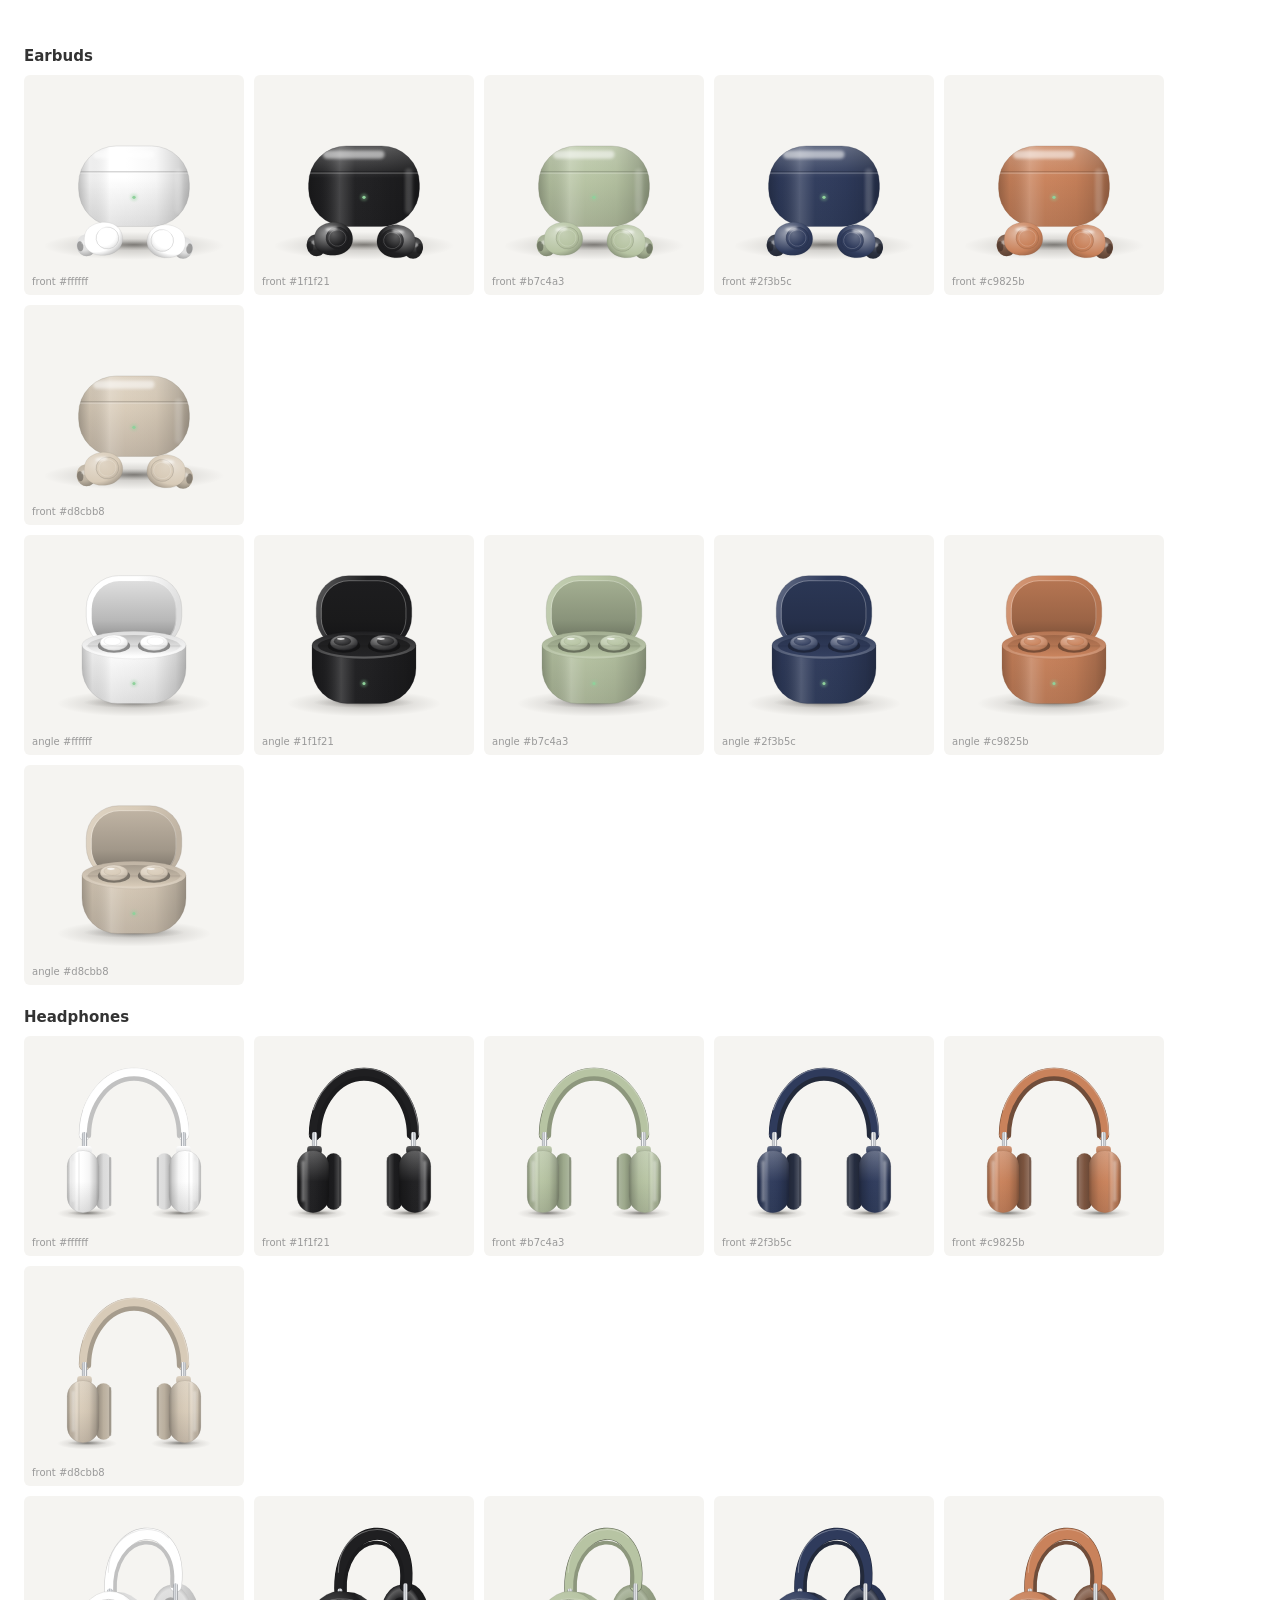
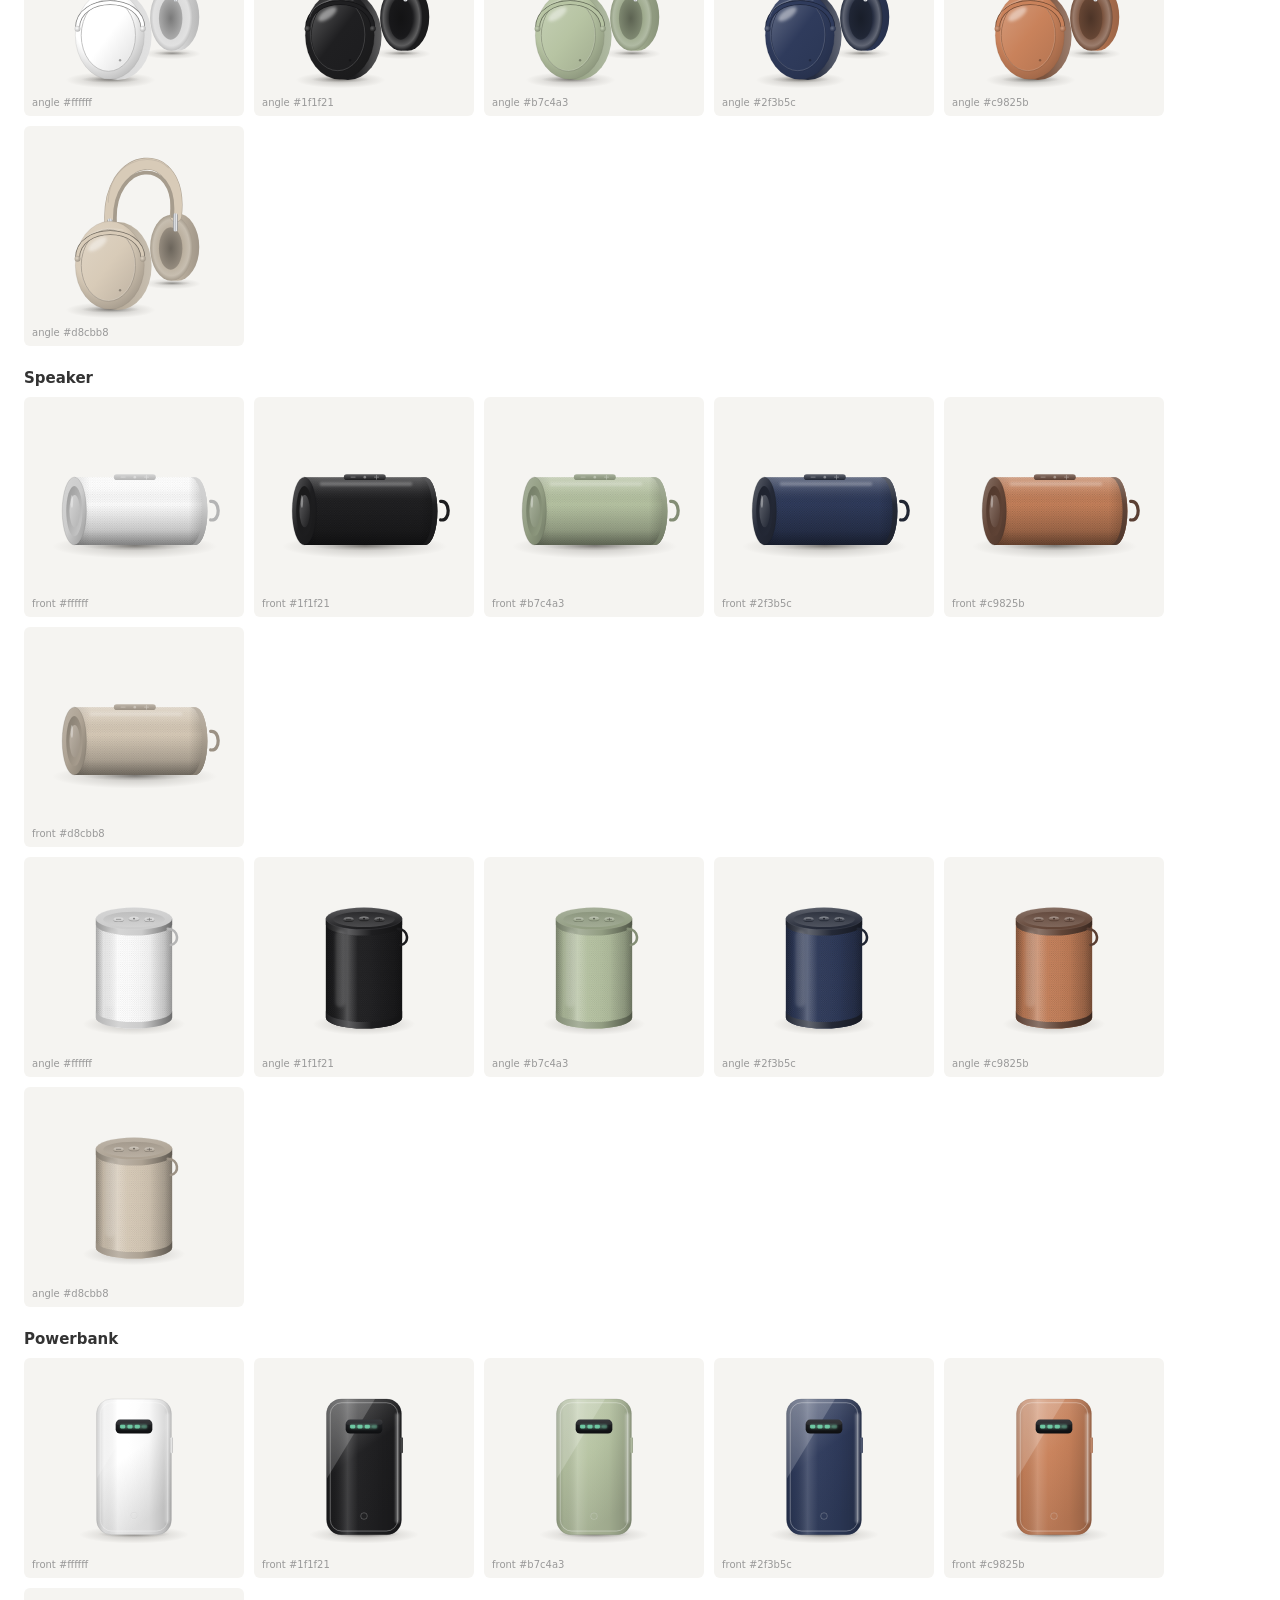
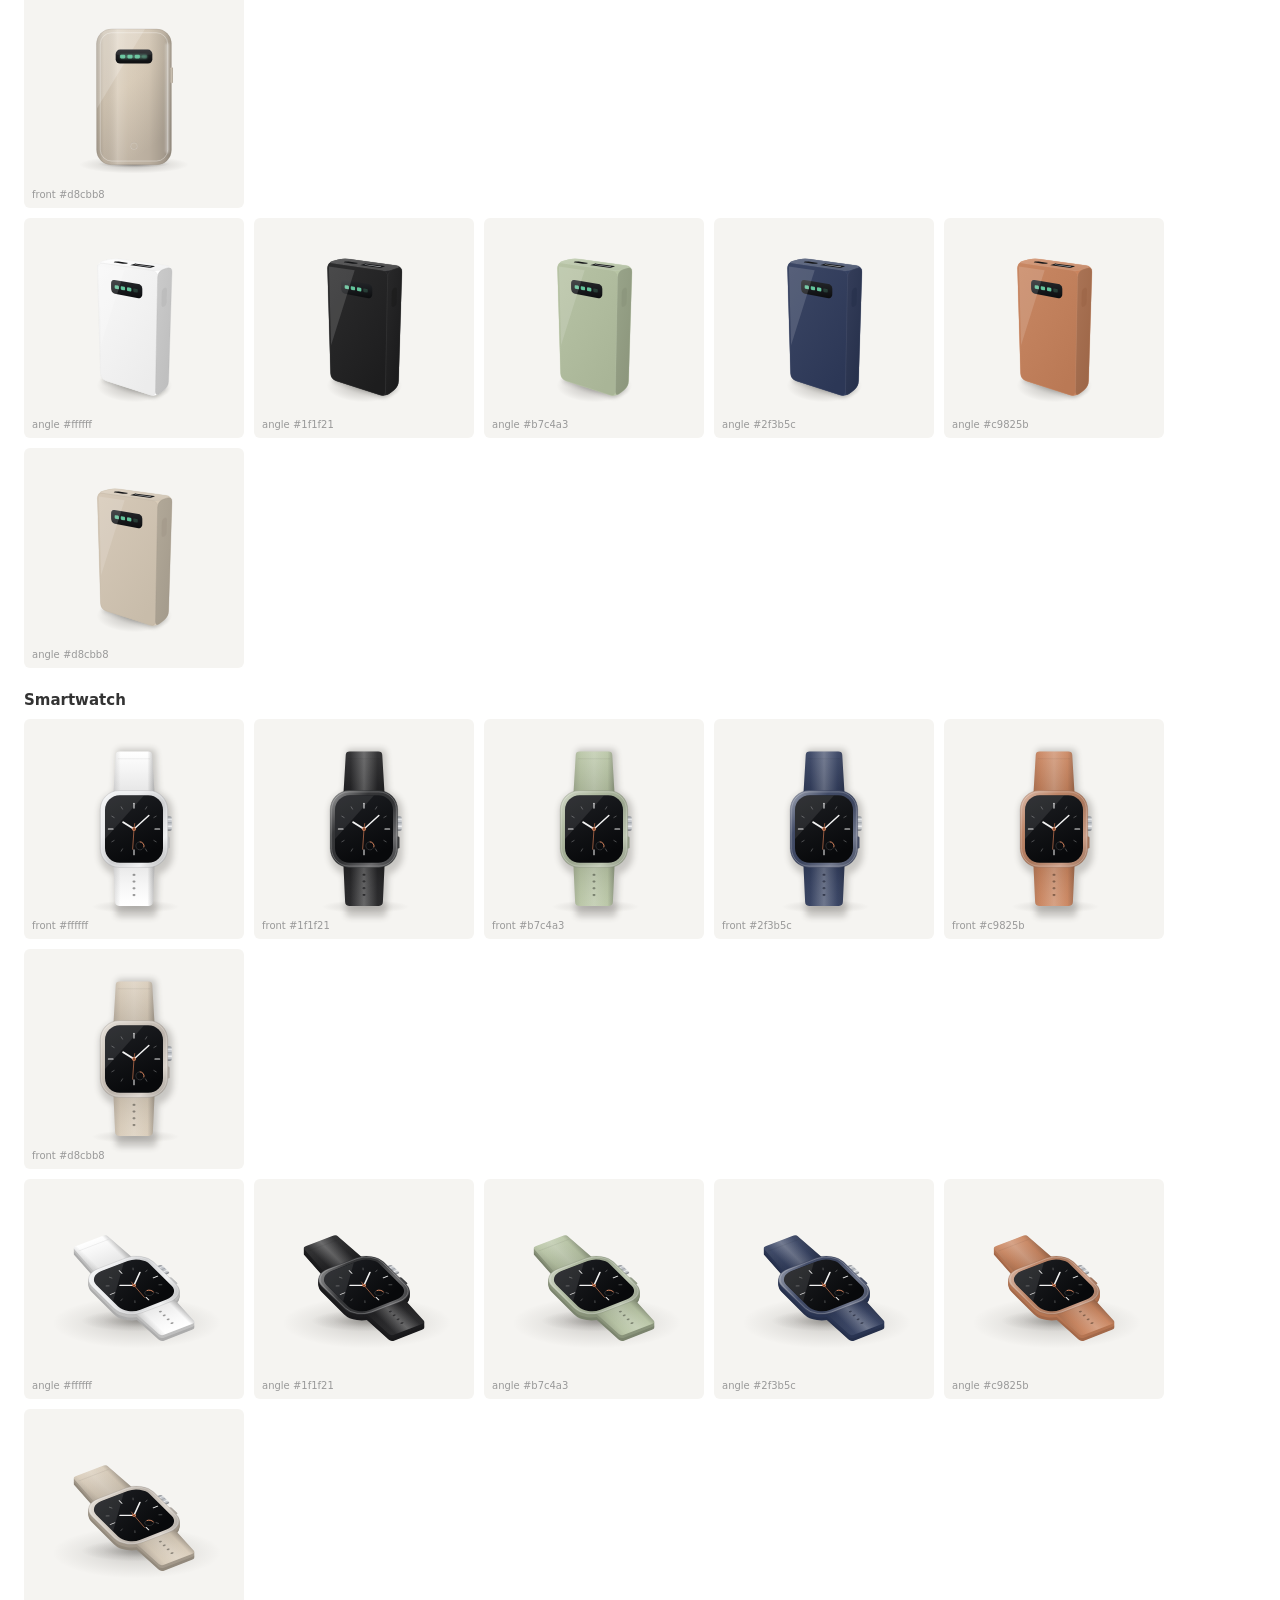
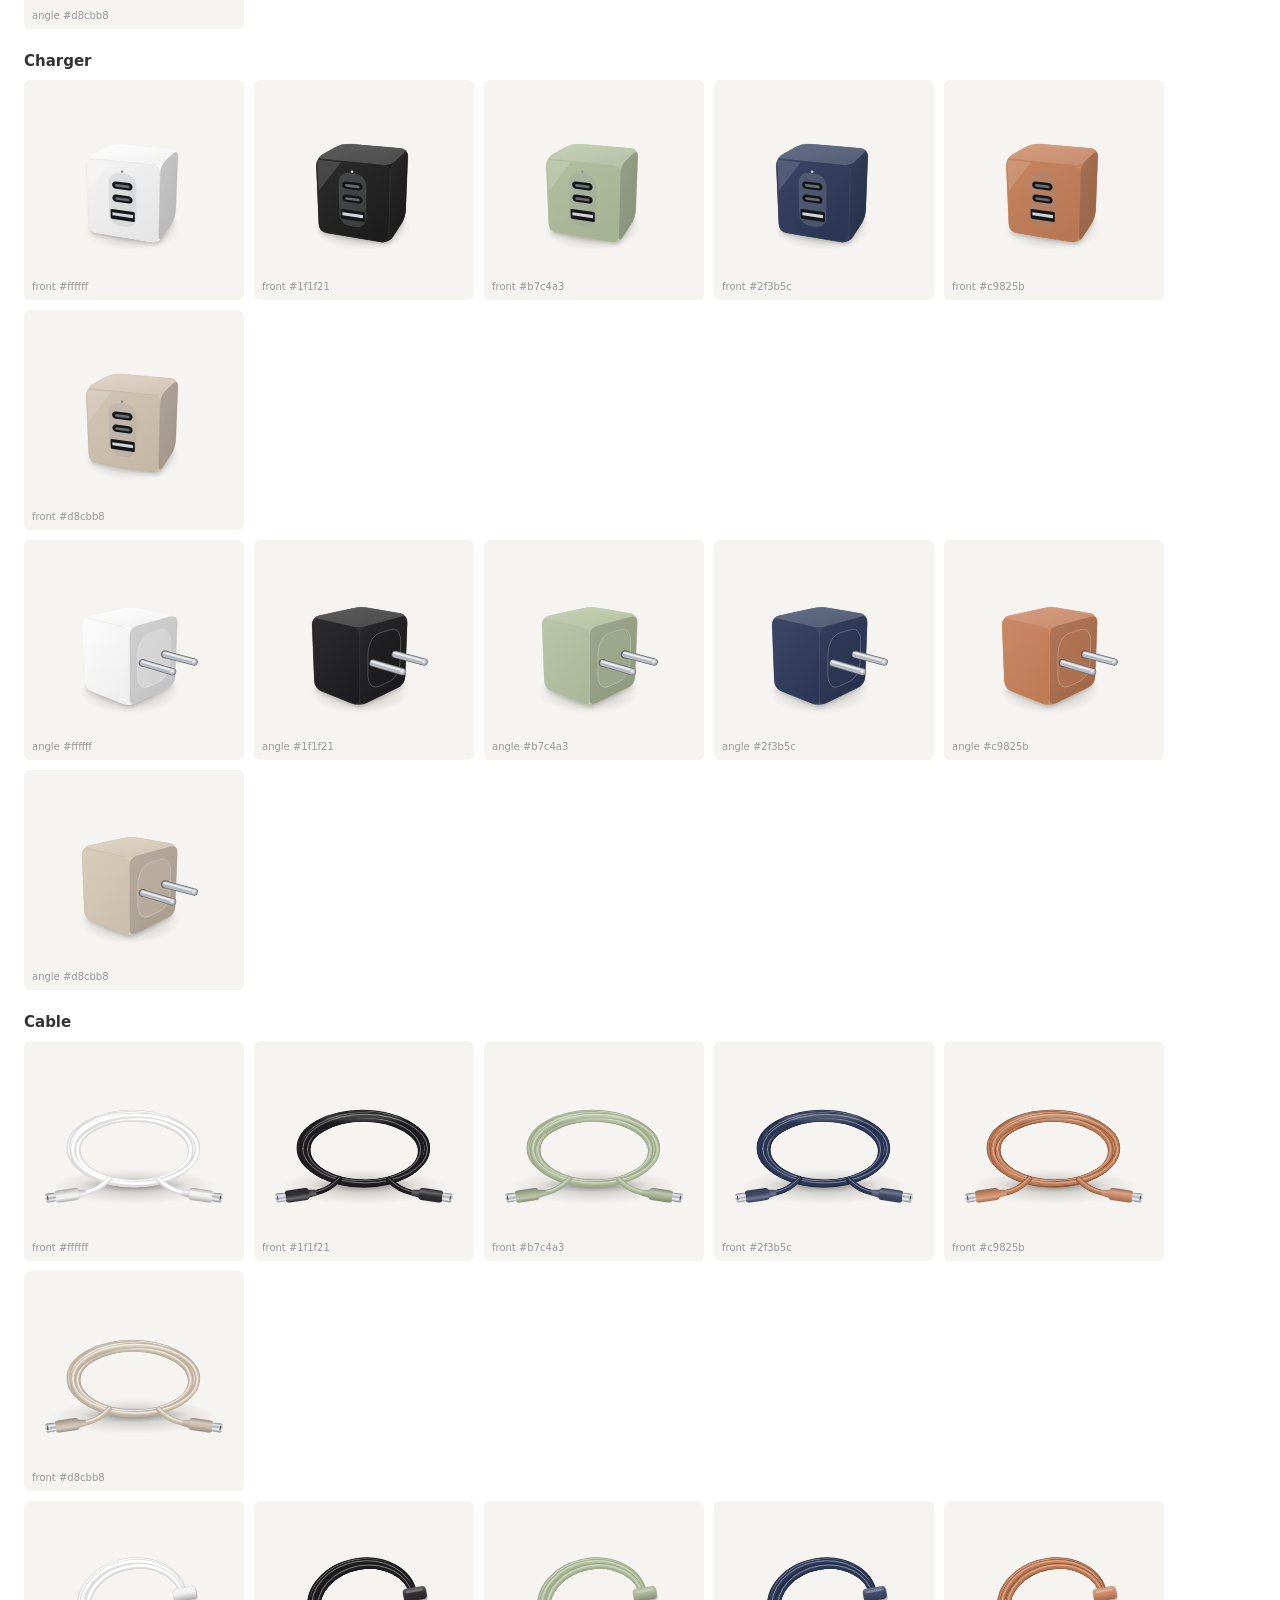
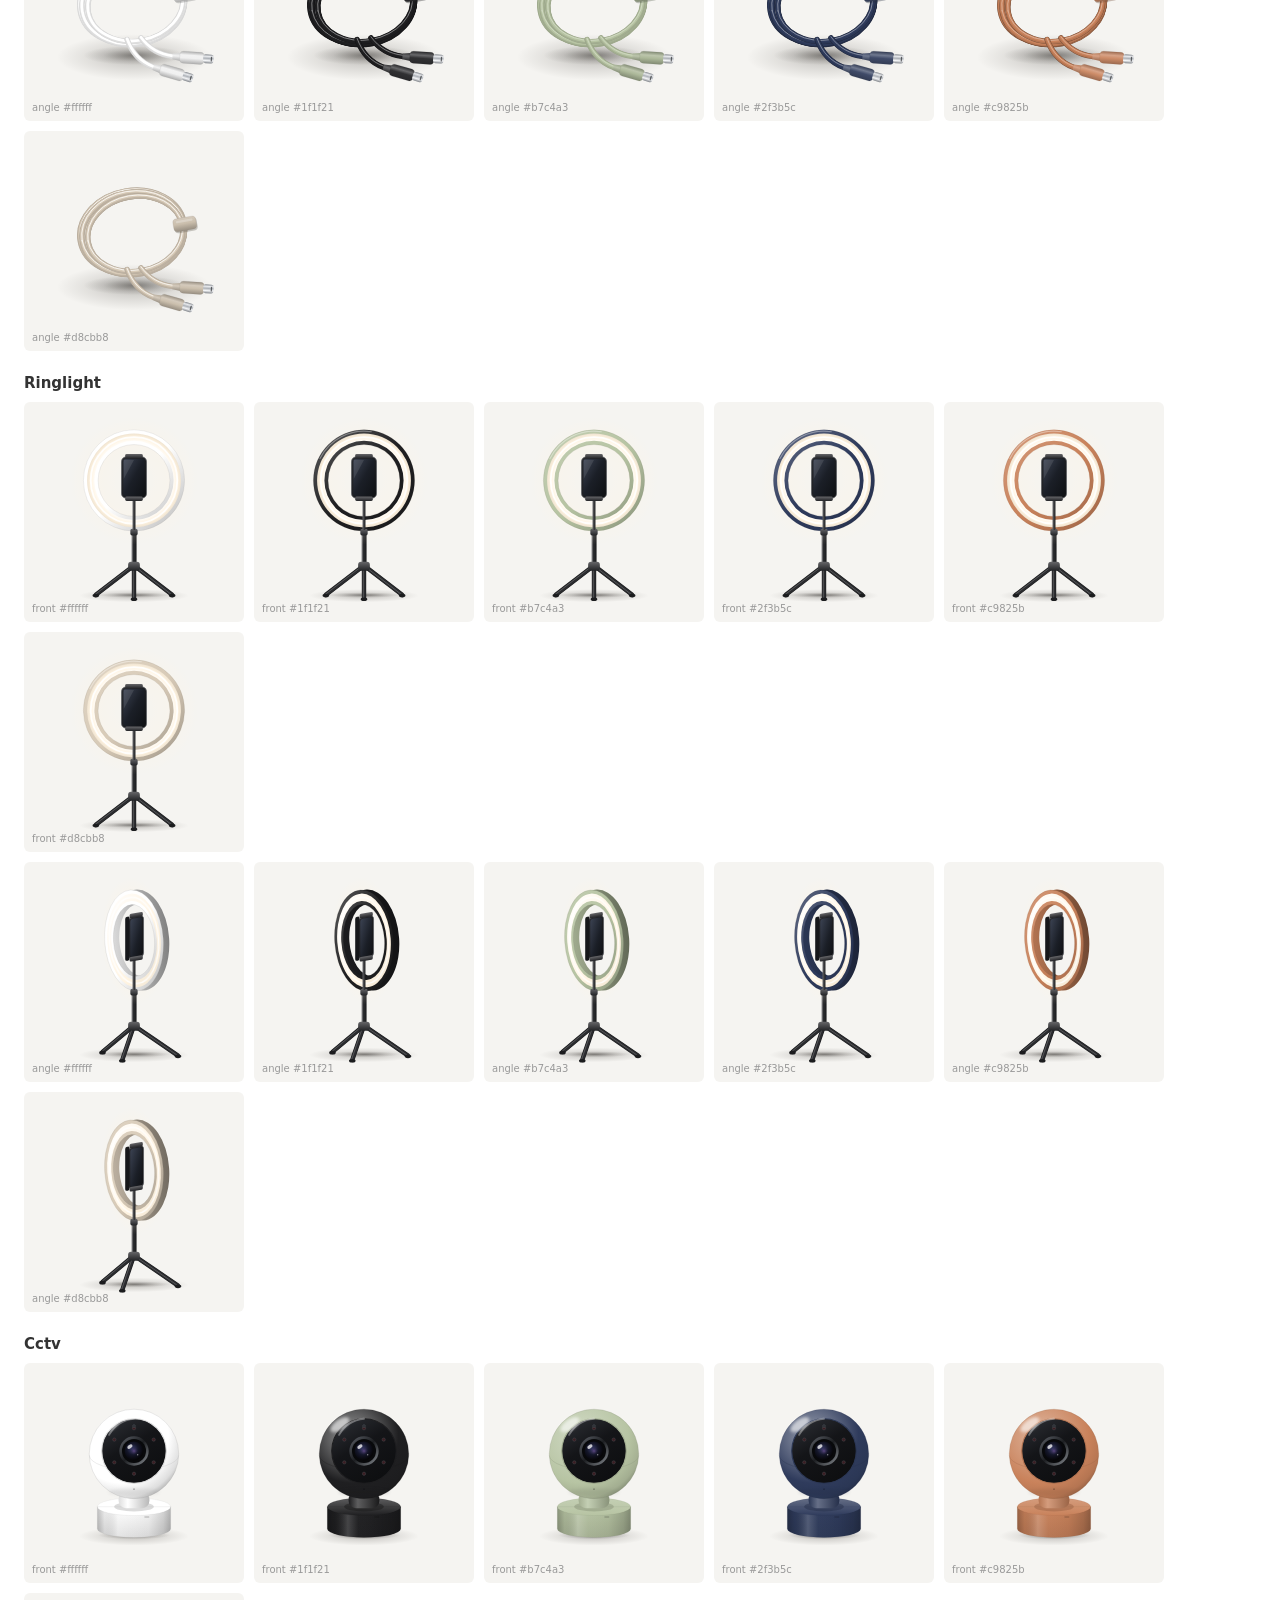
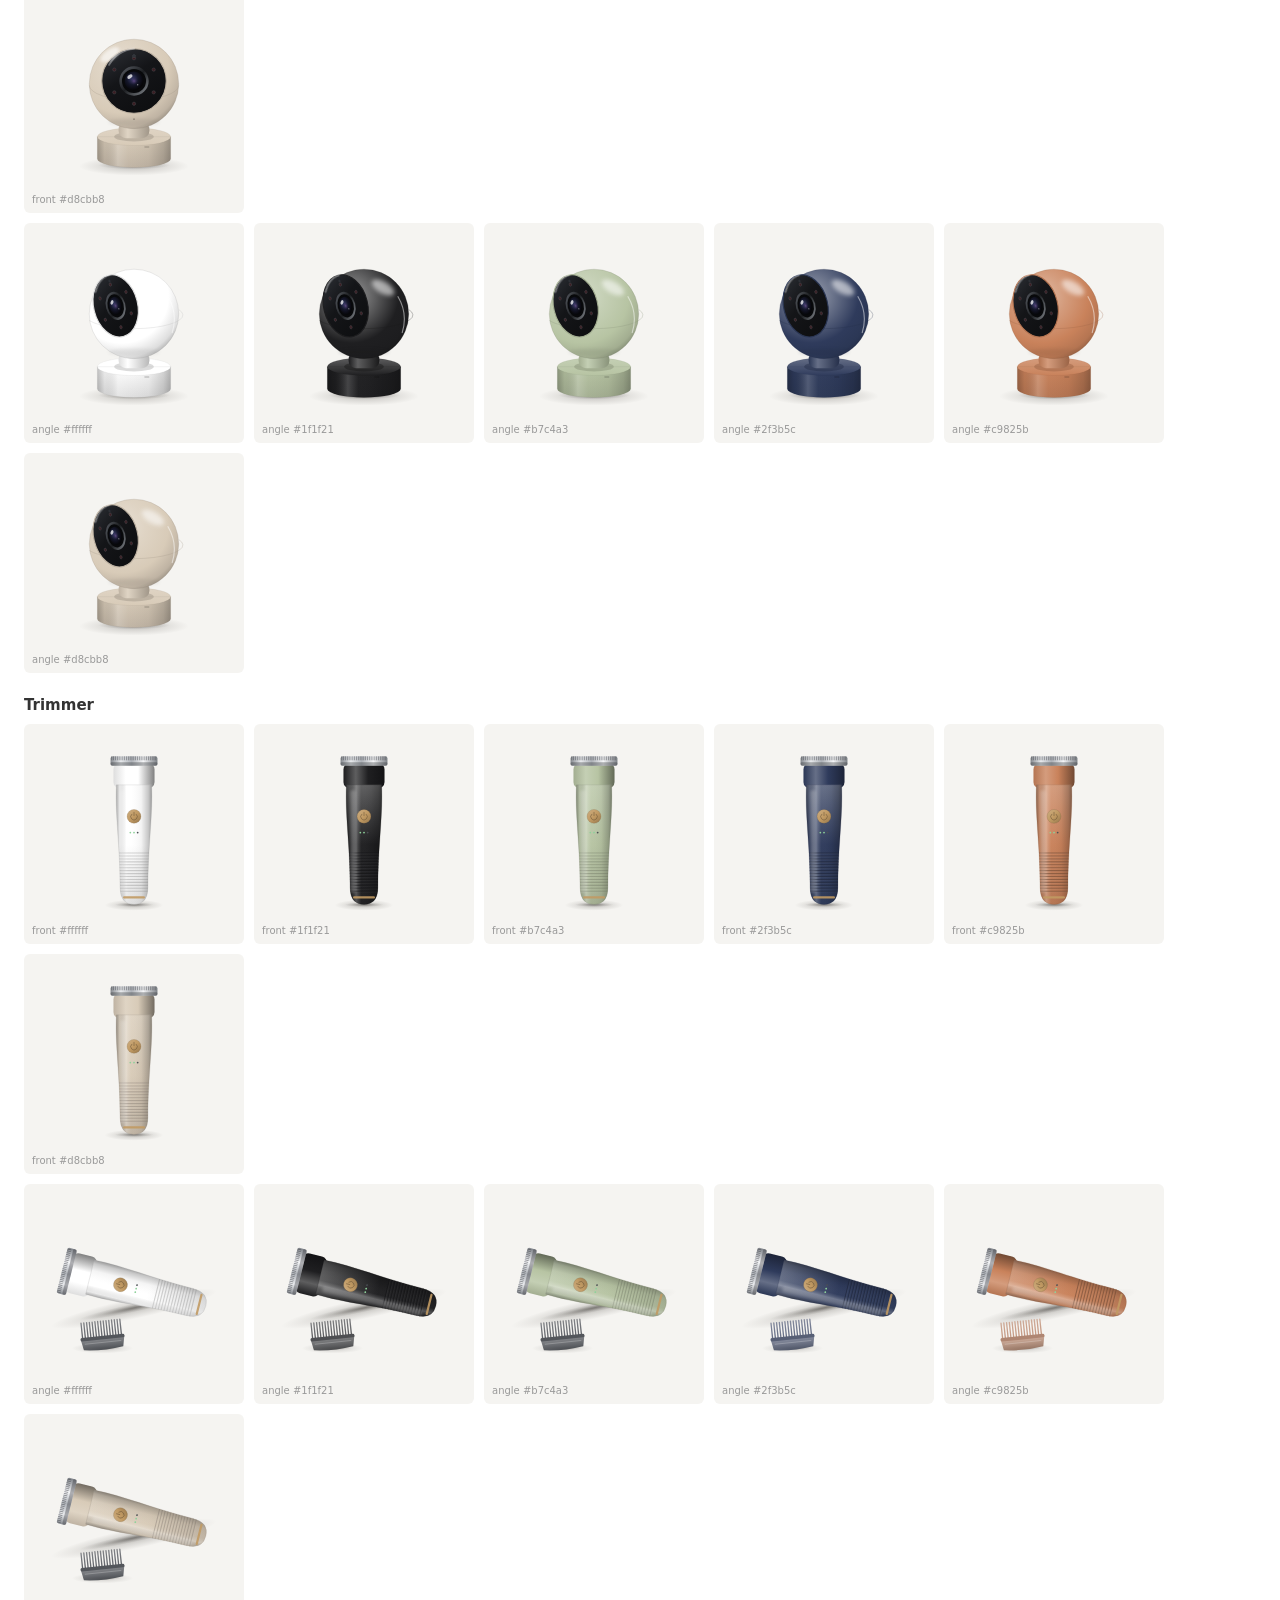
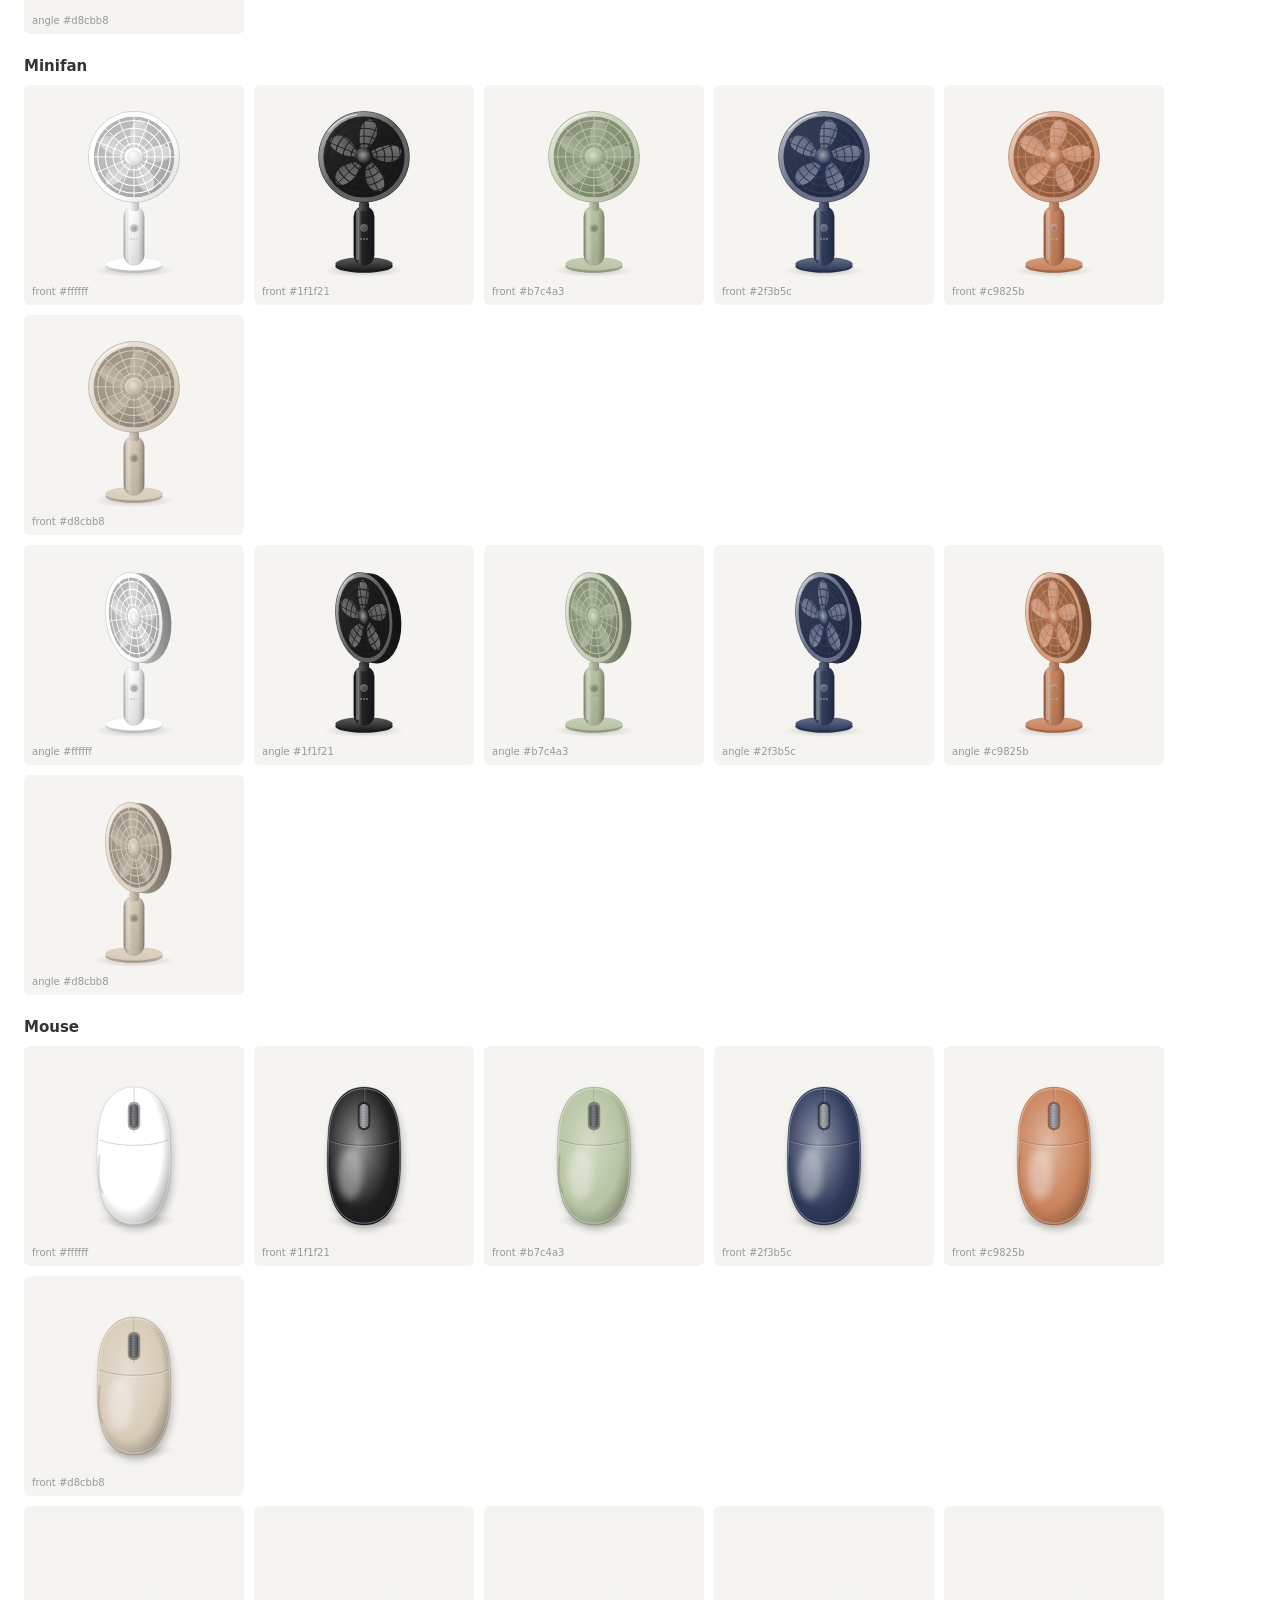
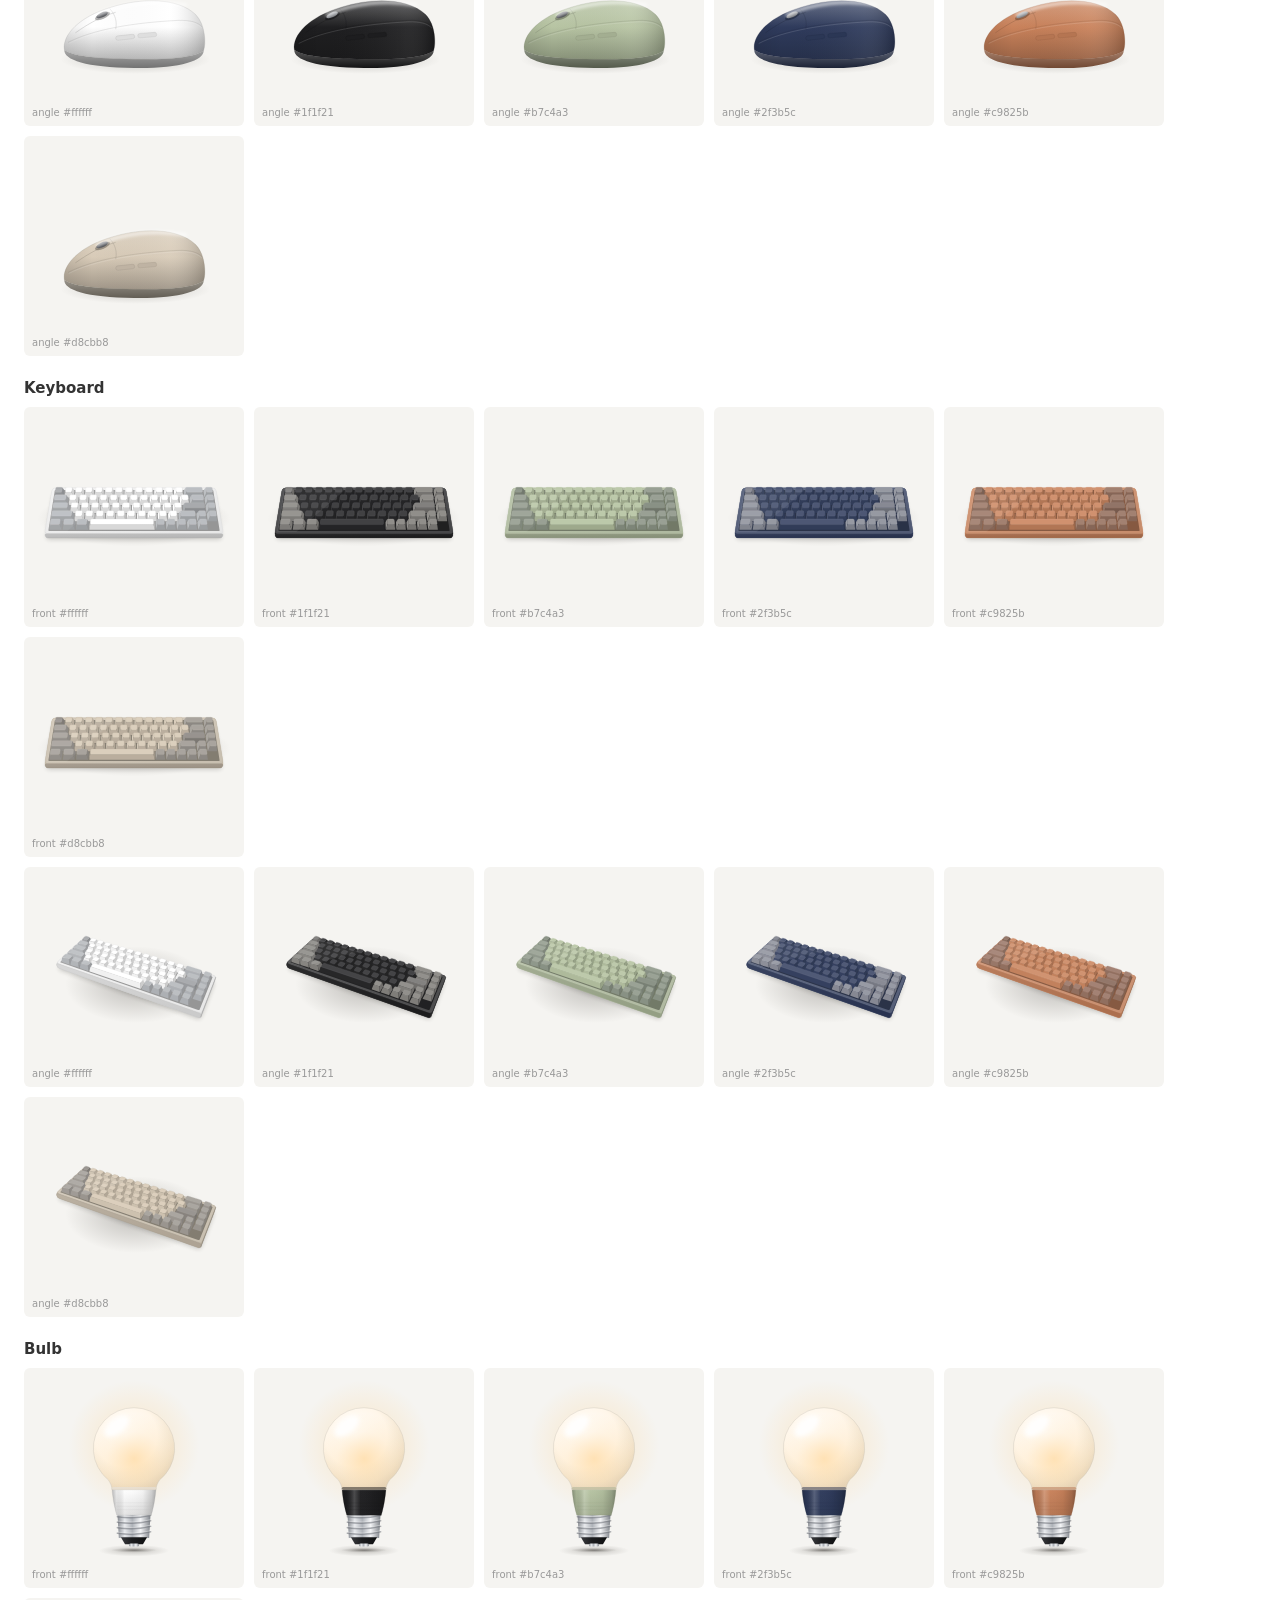
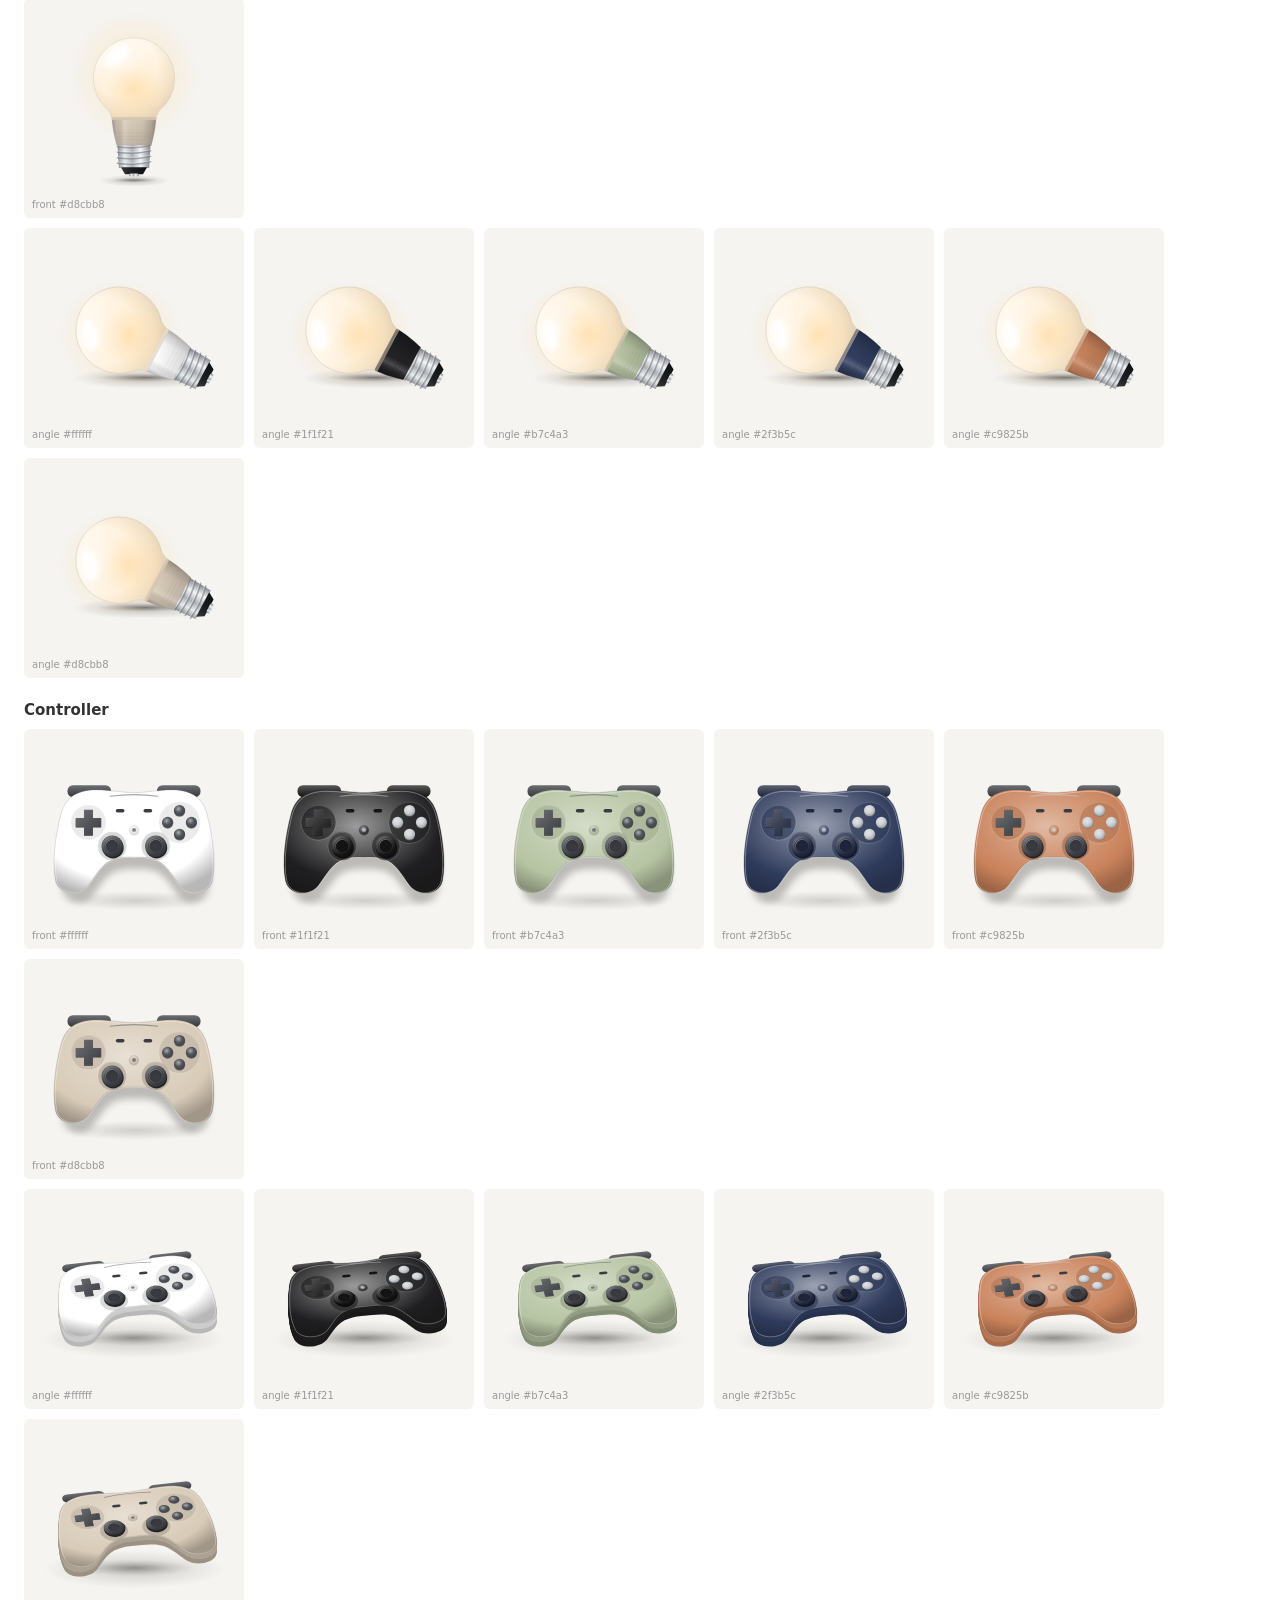
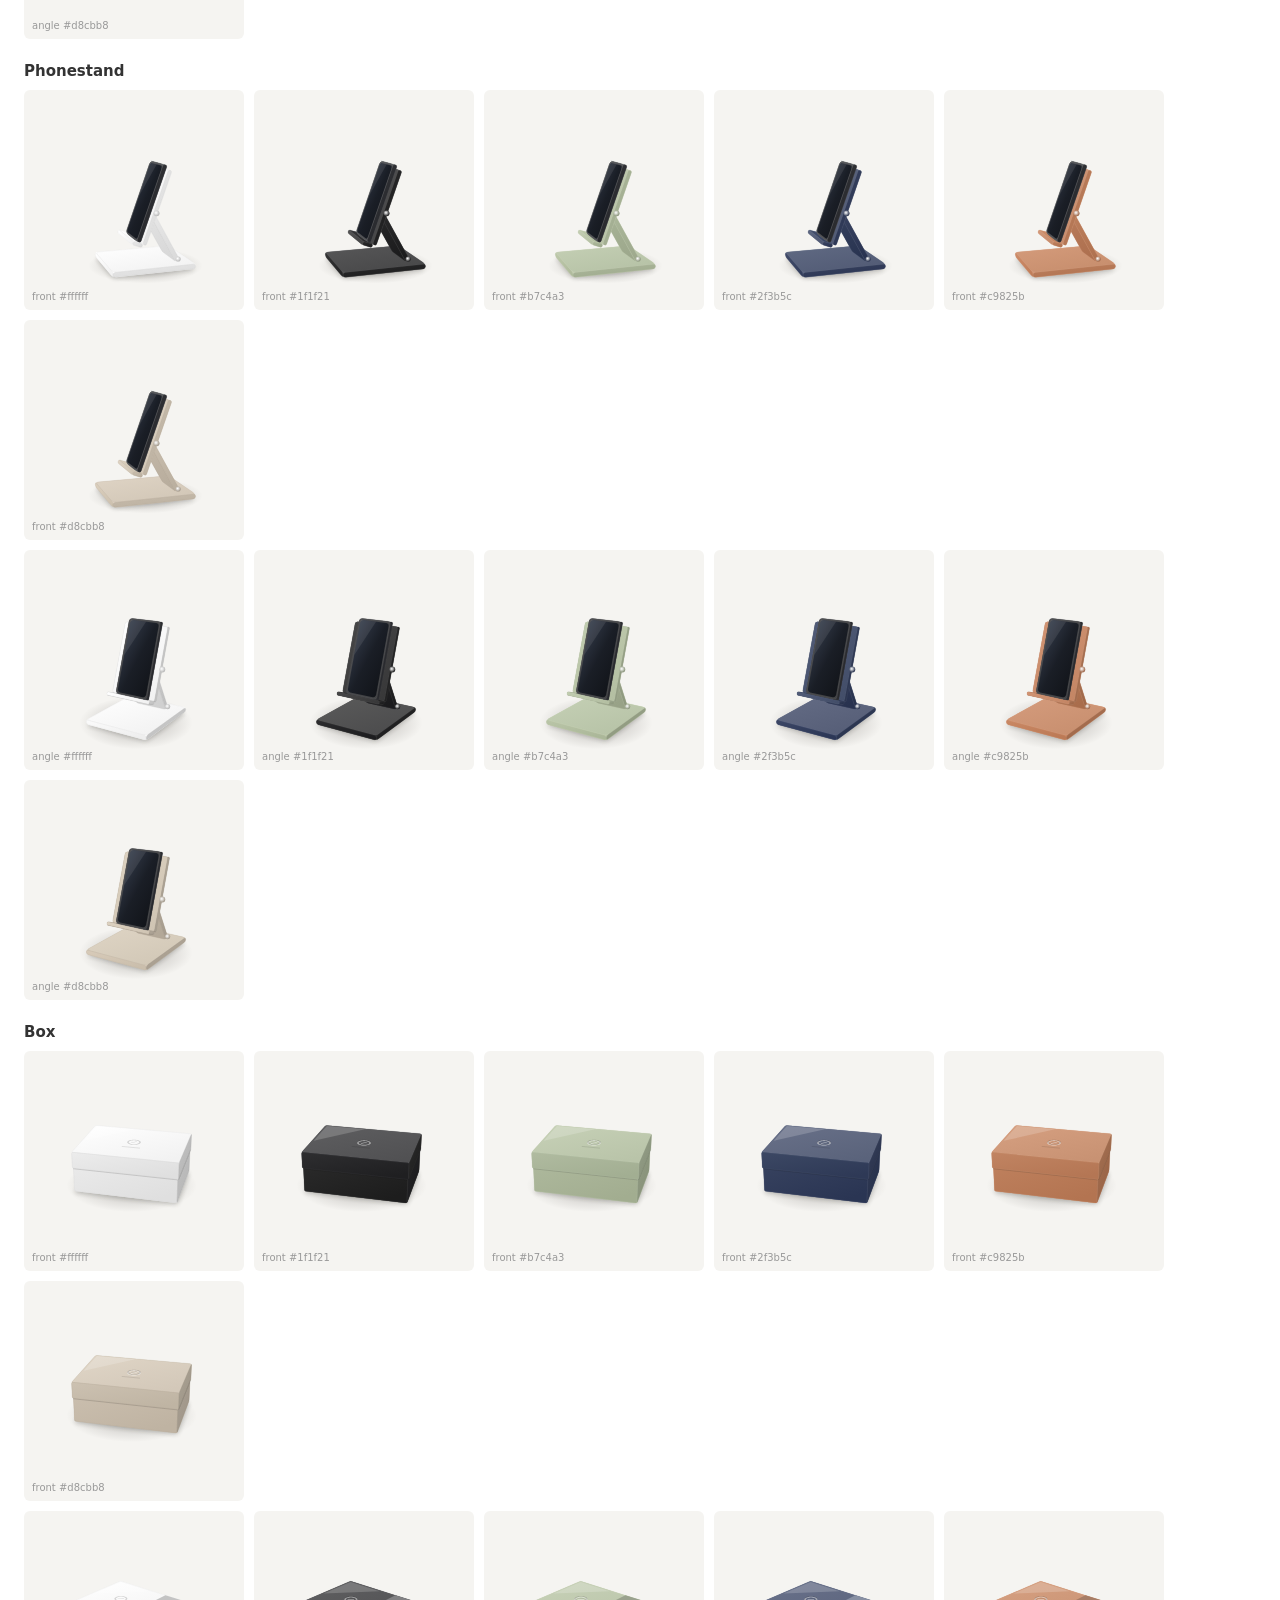
<file: product-art-preview.html>
<!doctype html>
<html lang="en">
<head>
<meta charset="utf-8">
<meta name="viewport" content="width=device-width, initial-scale=1">
<title>Product Art Preview</title>
<style>
  body { margin: 0; padding: 24px; background: #ffffff; font: 13px/1.4 system-ui, -apple-system, Segoe UI, sans-serif; color: #333; }
  h2 { font-size: 15px; font-weight: 600; margin: 22px 0 8px; text-transform: capitalize; }
  .row { display: flex; flex-wrap: wrap; gap: 10px; }
  .card { width: 220px; height: 220px; background: #f5f4f1; border-radius: 6px; position: relative; }
  .card svg { width: 100%; height: 100%; display: block; }
  .card span { position: absolute; left: 8px; bottom: 6px; font-size: 10px; color: #999; }
</style>
</head>
<body>
<div id="out"></div>
<script src="js/product-art.js"></script>
<script>
  (function () {
    var params = new URLSearchParams(location.search);
    var only = params.get('types');
    var types = only ? only.split(',') : ProductArt.types;
    var colours = (params.get('colors') || '#ffffff,#1f1f21,#b7c4a3,#2f3b5c,#c9825b,#d8cbb8').split(',');
    var views = (params.get('views') || 'front,angle').split(',');
    var html = '';
    types.forEach(function (t) {
      html += '<h2>' + t + '</h2>';
      views.forEach(function (v) {
        html += '<div class="row" style="margin-bottom:10px">';
        colours.forEach(function (c) {
          html += '<div class="card">' + ProductArt.svg(t, { color: c, view: v }) + '<span>' + v + ' ' + c + '</span></div>';
        });
        html += '</div>';
      });
    });
    document.getElementById('out').innerHTML = html;
  })();
</script>
</body>
</html>
</file>
<file: css/styles.css>
/* =========================================================
   Boideshik Banik — wholesale electronics
   Reference viewport: 1280 × 720
   ========================================================= */

:root {
  --plum: #755354;
  --plum-ink: #6b4c4f;
  --plum-soft: #b39a9b;
  --plum-tint: #f3eeee;
  --ink: #1f1d1d;
  --text: #5f5a5a;
  --muted: #8f8a88;
  --line: #e7e2e0;
  --white: #ffffff;
  --soft: #f8f8f4;
  --card: #f6f6f3;
  --sale: #c02545;
  --gold: #d2bb7c;
  --ok: #4d8f4a;

  --gutter: 44px;
  --hh: 116px;            /* header height */
  --r-panel: 20px;
  --r-card: 10px;
  --ease: cubic-bezier(.22, .61, .36, 1);

  --font: 'Jost', 'Hind Siliguri', system-ui, sans-serif;
}

*, *::before, *::after { box-sizing: border-box; }
html { -webkit-text-size-adjust: 100%; }
html.lenis, html.lenis body { height: auto; }
.lenis.lenis-smooth { scroll-behavior: auto !important; }
.lenis.lenis-stopped { overflow: hidden; }

body {
  margin: 0;
  font-family: var(--font);
  font-weight: 400;
  font-size: 14px;
  line-height: 1.5;
  color: var(--text);
  background: #2b2626;
  -webkit-font-smoothing: antialiased;
  text-rendering: optimizeLegibility;
}
img { display: block; max-width: 100%; }
a { color: inherit; text-decoration: none; }
button { font: inherit; color: inherit; background: none; border: 0; padding: 0; cursor: pointer; }
h1, h2, h3, h4, p { margin: 0; }
ul { margin: 0; padding: 0; list-style: none; }
svg { fill: none; stroke: currentColor; stroke-width: 1.5; stroke-linecap: round; stroke-linejoin: round; }
:focus-visible { outline: 2px solid var(--plum); outline-offset: 3px; }

/* ---------- Typography helpers ---------- */
.h-section {
  font-weight: 400;
  font-size: 30px;
  line-height: 1.1;
  text-transform: uppercase;
  color: var(--plum-ink);
  letter-spacing: -.005em;
}
.h-display {
  font-weight: 400;
  font-size: 46px;
  line-height: 1.02;
  text-transform: uppercase;
  color: #fff;
  letter-spacing: -.01em;
}
.h-display--md { font-size: 40px; }
.section-sub { font-size: 12.5px; color: var(--text); max-width: 640px; margin-top: 12px; line-height: 1.6; }
.eyebrow { font-size: 10px; letter-spacing: .32em; text-transform: uppercase; color: var(--muted); margin-bottom: 14px; }
.eyebrow-sm { font-size: 11px; color: var(--muted); }
.muted { color: var(--muted); }
.link-u { text-decoration: underline; text-underline-offset: 2px; }
.center { display: flex; justify-content: center; margin-top: 30px; }

/* hand-drawn underline */
.squiggle { position: relative; display: inline-block; white-space: nowrap; }
.squiggle svg {
  position: absolute; left: -2%; bottom: -9px; width: 104%; height: 12px;
  stroke: var(--gold); stroke-width: 1.6; fill: none; overflow: visible;
}
.squiggle svg path { stroke-dasharray: 220; stroke-dashoffset: 220; transition: stroke-dashoffset 1.2s var(--ease) .3s; }
.is-in .squiggle svg path, .squiggle.is-in svg path { stroke-dashoffset: 0; }

/* ---------- Buttons ---------- */
.btn {
  display: inline-flex; align-items: center; justify-content: center; gap: 8px;
  height: 42px; padding: 0 26px;
  border-radius: 999px;
  font-size: 11.5px; font-weight: 400; letter-spacing: .04em; text-transform: uppercase;
  white-space: nowrap;
  transition: background-color .3s var(--ease), color .3s var(--ease), border-color .3s var(--ease), opacity .3s;
}
.btn--sm { height: 30px; padding: 0 16px; font-size: 10.5px; }
.btn--solid { background: var(--plum); color: #fff; }
.btn--solid:hover { background: #5f4243; }
.btn--solid:disabled { background: #b8a3a4; cursor: not-allowed; }
.btn--outline { border: 1px solid #cfc6c6; color: var(--plum-ink); background: #fff; }
.btn--outline:hover { border-color: var(--plum); }
.btn--white { background: #fff; color: var(--plum-ink); }
.btn--white:hover { background: #f1ecec; }
.btn--ghost { border: 1px solid rgba(255,255,255,.75); color: #fff; }
.btn--ghost:hover { background: rgba(255,255,255,.14); }
.btn--block { width: 100%; }
.btn--grow { flex: 1; }
.btn--icon svg { width: 14px; height: 14px; }

/* ---------- Product art containers ---------- */
.art { display: block; width: 100%; height: 100%; }
.art svg { display: block; width: 100%; height: 100%; }

/* =========================================================
   HERO (sticky — the panel slides over it)
   ========================================================= */
.hero {
  position: sticky; top: 0;
  height: 100vh; height: 100svh;
  overflow: hidden;
  z-index: 0;
  color: #fff;
  background: #4a4140;
}
.hero__slides, .hero__slide, .hero__shade { position: absolute; inset: 0; }
.hero__slide {
  background-size: cover; background-position: center;
  opacity: 0; transform: scale(1.08);
  transition: opacity 1.6s var(--ease), transform 7s linear;
}
.hero__slide.is-active { opacity: 1; transform: scale(1); }
.hero__shade { background: linear-gradient(180deg, rgba(20,16,16,.18) 0%, rgba(20,16,16,.12) 45%, rgba(20,16,16,.45) 100%); }

.hero__mark {
  position: absolute; left: var(--gutter); right: var(--gutter); top: 29vh;
  display: flex; justify-content: space-between; align-items: baseline;
  font-weight: 300;
  font-size: min(9vw, 20vh);
  line-height: 1;
  color: #fff;
}
.hero__mark .word { display: contents; }
.hero__mark .ch { display: inline-block; will-change: transform, opacity; }
.hero__mark .sp { width: .18em; }

.hero__bottom {
  position: absolute; left: var(--gutter); right: var(--gutter); bottom: 46px;
  display: flex; justify-content: space-between; align-items: flex-end; gap: 24px;
}
.hero__caption {
  font-size: 42px; line-height: 1.08; font-weight: 400; text-transform: uppercase;
  letter-spacing: -.005em;
}

/* =========================================================
   PANEL
   ========================================================= */
.panel {
  position: relative; z-index: 2;
  background: var(--white);
  border-radius: var(--r-panel);
  margin-bottom: 0;
}
.section { padding: 64px var(--gutter); }
.soft { background: var(--soft); }

/* ---------- Header ---------- */
.site-header {
  position: sticky; top: 0; z-index: 60;
  height: var(--hh);
  display: grid; grid-template-columns: 1fr auto 1fr; align-items: center;
  padding: 0 var(--gutter) 0 calc(var(--gutter) + 16px);
  background: #fff;
  border-radius: var(--r-panel) var(--r-panel) 0 0;
  transition: border-radius .3s var(--ease), box-shadow .3s var(--ease);
}
.site-header.is-stuck { border-radius: 0; }
.site-header__nav {
  display: flex; flex-wrap: wrap; column-gap: 35px; row-gap: 14px;
  max-width: 300px;
  font-size: 13px; text-transform: uppercase; color: var(--plum-ink); letter-spacing: .01em;
}
.site-header__nav a { position: relative; }
.site-header__nav a::after {
  content: ''; position: absolute; left: 0; right: 0; bottom: -3px; height: 1px; background: currentColor;
  transform: scaleX(0); transform-origin: right; transition: transform .35s var(--ease);
}
.site-header__nav a:hover::after { transform: scaleX(1); transform-origin: left; }
.site-header__logo {
  font-size: 25px; font-weight: 400; letter-spacing: .42em; margin-right: -.42em;
  color: var(--plum-ink); white-space: nowrap;
}
.site-header__tools { display: flex; justify-content: flex-end; align-items: center; gap: 12px; }
.currency {
  display: inline-flex; align-items: center; gap: 8px;
  height: 34px; padding: 0 16px; margin-right: 16px;
  border-radius: 999px; background: #faf8f7;
  font-size: 13px; color: var(--plum-ink);
}
.flag { width: 14px; height: 9px; stroke: none; }
.icon-btn { position: relative; width: 30px; height: 30px; display: grid; place-items: center; color: var(--plum-ink); }
.icon-btn svg { width: 21px; height: 21px; }
.badge {
  position: absolute; top: -2px; right: -5px; min-width: 16px; height: 16px; padding: 0 4px;
  border-radius: 99px; background: var(--plum); color: #fff;
  font-size: 9.5px; line-height: 16px; text-align: center;
}

/* ---------- Section heads ---------- */
.section-head {
  display: flex; align-items: flex-end; justify-content: space-between; gap: 32px;
  margin-bottom: 26px;
}
.section-head--stack { align-items: flex-end; }

/* =========================================================
   CATEGORY BENTO
   ========================================================= */
.categories { padding-top: 40px; padding-bottom: 80px; }
.bento {
  display: grid; gap: 22px;
  grid-template-columns: 464fr 343fr 343fr;
  grid-template-rows: 254px 254px;
}
.tile {
  position: relative; overflow: hidden;
  border-radius: var(--r-card);
  background: var(--tile);
  color: var(--ink);
  isolation: isolate;
}
.tile--tall { grid-row: span 2; }
.tile--wide { grid-column: span 2; }
.tile__art {
  position: absolute; z-index: -1;
  transition: transform 1.1s var(--ease);
}
.tile:hover .tile__art { transform: scale(1.05); }
.tile--tall .tile__art { left: 4%; right: 4%; top: -4%; height: 92%; }
.tile--wide .tile__art { right: -4%; top: -36%; width: 62%; height: 165%; }
.tile:not(.tile--tall):not(.tile--wide) .tile__art { left: 10%; right: 10%; top: -6%; height: 96%; }
.tile__text { position: absolute; left: 26px; bottom: 30px; }
.tile__text h3 { font-size: 30px; font-weight: 400; line-height: 1.05; text-transform: uppercase; letter-spacing: -.01em; }
.tile__text p { font-size: 11px; margin-top: 6px; color: #2f2c2c; }
.tile__arrow { position: absolute; right: 26px; bottom: 46px; width: 16px; height: 16px; transition: transform .4s var(--ease); }
.tile:hover .tile__arrow { transform: translateX(4px); }

/* =========================================================
   WORD-REVEAL STATEMENT
   ========================================================= */
.statement {
  display: flex; flex-direction: column; align-items: center;
  padding-top: 170px; padding-bottom: 70px;
  text-align: center;
}
.statement__text {
  max-width: 820px;
  font-size: 38px; line-height: 1.12; text-transform: uppercase; font-weight: 400;
  color: var(--plum-ink); letter-spacing: -.01em;
}
.w { display: inline-block; white-space: pre; }
.statement__product { width: min(920px, 82vw); aspect-ratio: 16 / 9; margin-top: 40px; }
.statement__btn { margin-top: 18px; }

/* =========================================================
   STACK: sticky media + panel sliding over
   ========================================================= */
.stack { position: relative; }
.stack__pin { position: sticky; top: var(--hh); z-index: 0; }
.stack__over {
  position: relative; z-index: 1;
  background: #fff;
  border-radius: var(--r-panel) var(--r-panel) 0 0;
}

/* ---------- Banner (mixed lot) ---------- */
.banner {
  height: calc(100vh - var(--hh));
  min-height: 460px;
  border-radius: var(--r-panel) var(--r-panel) 0 0;
  overflow: hidden;
  color: #fff;
}
.banner__img, .banner__shade { position: absolute; inset: 0; }
.banner__img { background-size: cover; background-position: center 60%; will-change: transform; }
.banner__shade { background: linear-gradient(90deg, rgba(30,22,20,.55) 0%, rgba(30,22,20,.15) 55%, rgba(30,22,20,0) 100%), linear-gradient(0deg, rgba(30,22,20,.35), rgba(30,22,20,0) 50%); }
.banner__text { position: absolute; left: var(--gutter); bottom: 15vh; max-width: 470px; }
.banner__text p { font-size: 12.5px; margin-top: 16px; line-height: 1.6; color: rgba(255,255,255,.92); }

/* ---------- Lot builder ---------- */
.lot {
  display: grid; grid-template-columns: 1fr 320px; gap: 36px; align-items: start;
  margin-top: -18vh;
  padding-top: 24px;
}
.lot__grid { display: grid; grid-template-columns: repeat(3, 1fr); gap: 46px 17px; }

.pcard { display: flex; flex-direction: column; }
.pcard__media {
  position: relative; aspect-ratio: 268 / 320;
  border-radius: 8px; background: var(--card);
  display: grid; place-items: center; overflow: hidden;
}
.pcard__media .art { width: 82%; height: 82%; transition: transform .8s var(--ease); }
.pcard:hover .pcard__media .art { transform: scale(1.04); }
.sale-badge {
  position: absolute; left: 14px; top: 14px; z-index: 2;
  padding: 4px 10px; border-radius: 99px;
  background: var(--sale); color: #fff; font-size: 10px; line-height: 1.3;
}
.pcard__cat { margin-top: 20px; font-size: 8.5px; letter-spacing: .24em; text-transform: uppercase; color: #a8a3a1; text-align: center; }
.pcard__name { margin-top: 6px; font-size: 14.5px; font-weight: 400; text-transform: uppercase; color: var(--ink); text-align: center; letter-spacing: .01em; }
.pcard__price { margin-top: 4px; font-size: 12.5px; text-align: center; color: var(--text); }
.pcard__price .now-sale { color: var(--sale); }
.pcard__price s { color: var(--sale); opacity: .55; margin-left: 6px; font-size: 11px; }
.pcard__moq { font-size: 10.5px; text-align: center; color: var(--muted); margin-top: 2px; }
.opt-label { font-size: 12.5px; color: var(--text); margin: 22px 0 10px 22px; }
.opt-label b { font-weight: 500; color: var(--ink); margin-left: 4px; }
.swatches { display: flex; gap: 14px; padding-left: 20px; }
.swatch {
  width: 30px; height: 30px; border-radius: 50%;
  background: var(--sw);
  box-shadow: inset 0 0 0 1px rgba(0,0,0,.08);
  position: relative;
  transition: transform .25s var(--ease);
}
.swatch:hover { transform: scale(1.06); }
.swatch.is-active::after {
  content: ''; position: absolute; inset: -4px; border-radius: 50%;
  border: 1.5px solid #6d6566;
}
.sizes { display: flex; gap: 10px; padding-left: 20px; }
.size {
  height: 30px; padding: 0 14px; border-radius: 4px; font-size: 11px; color: var(--text);
  box-shadow: inset 0 0 0 1px transparent;
}
.size.is-active { box-shadow: inset 0 0 0 1px #6d6566; color: var(--ink); }
.pcard .btn { margin-top: 22px; }

.lot__panel {
  position: sticky; top: calc(var(--hh) + 20px);
  border: 1.5px solid #8c7778; border-radius: 12px;
  padding: 26px 28px 24px;
  background: #fff;
  min-height: 560px;
  display: flex; flex-direction: column;
}
.lot__title { font-size: 40px; line-height: 1; font-weight: 400; text-transform: uppercase; color: var(--plum-ink); letter-spacing: -.01em; }
.lot__hint { font-size: 11.5px; line-height: 1.6; margin-top: 12px; padding-bottom: 20px; border-bottom: 1px solid var(--line); }
.lot__items { flex: 1; padding-top: 20px; display: flex; flex-direction: column; gap: 18px; }
.lot__ph { display: grid; grid-template-columns: 84px 1fr; gap: 14px; align-items: center; }
.lot__ph i { display: block; height: 84px; border-radius: 4px; background: #f6f0f0; }
.lot__ph span { display: block; height: 10px; width: 80%; border-radius: 3px; background: #f6f0f0; box-shadow: 0 18px 0 -1px #f6f0f0; }
.lot__ph:last-child i { height: 34px; }
.lot__item { display: grid; grid-template-columns: 84px 1fr auto; gap: 14px; align-items: center; }
.lot__item .thumb { height: 84px; border-radius: 4px; background: var(--card); display: grid; place-items: center; }
.lot__item .thumb .art { width: 80%; height: 80%; }
.lot__item h5 { font-size: 11.5px; font-weight: 400; text-transform: uppercase; color: var(--ink); margin: 0; line-height: 1.3; }
.lot__item p { font-size: 10.5px; color: var(--muted); margin-top: 3px; }
.lot__item .rm { width: 22px; height: 22px; color: var(--muted); }
.lot__item .rm svg { width: 14px; height: 14px; }
.lot__foot { margin-top: 20px; }
.lot__total { display: flex; justify-content: space-between; align-items: baseline; font-size: 13px; text-transform: uppercase; color: var(--ink); }
.lot__total strong { font-size: 16px; font-weight: 500; }
.lot__save { font-size: 11px; color: var(--ok); margin-top: 4px; text-align: right; }
.lot__foot .btn { margin-top: 18px; }

/* ---------- Warehouse feature with hotspots ---------- */
.feature {
  height: calc(100vh - var(--hh));
  min-height: 460px;
  overflow: hidden;
  border-radius: var(--r-panel) var(--r-panel) 0 0;
  color: #fff;
}
.feature__img, .feature__shade { position: absolute; inset: 0; }
.feature__img { background-size: cover; background-position: center; will-change: transform; }
.feature__shade { background: linear-gradient(270deg, rgba(25,20,18,.55) 0%, rgba(25,20,18,.15) 45%, rgba(25,20,18,0) 70%); }
.feature__text { position: absolute; right: var(--gutter); top: 50%; transform: translateY(-50%); max-width: 400px; text-align: right; display: flex; flex-direction: column; align-items: flex-end; }
.feature__text .h-display { font-size: 50px; }
.feature__text p { font-size: 12.5px; line-height: 1.6; margin: 18px 0 22px; color: rgba(255,255,255,.92); }
.hotspot {
  position: absolute; width: 16px; height: 16px; border-radius: 50%;
  background: #fff; transform: translate(-50%, -50%);
  box-shadow: 0 2px 8px rgba(0,0,0,.25);
}
.hotspot::before {
  content: ''; position: absolute; inset: -9px; border-radius: 50%;
  background: rgba(255,255,255,.35);
  animation: pulse 2.2s var(--ease) infinite;
}
.hotspot span {
  position: absolute; left: 26px; top: 50%; transform: translate(-6px, -50%);
  background: #fff; color: var(--ink); white-space: nowrap;
  font-size: 11px; padding: 6px 12px; border-radius: 99px;
  opacity: 0; pointer-events: none; transition: opacity .3s, transform .3s var(--ease);
}
.hotspot:hover span, .hotspot:focus-visible span { opacity: 1; transform: translate(0, -50%); }
@keyframes pulse { 0% { transform: scale(.6); opacity: 1; } 100% { transform: scale(1.6); opacity: 0; } }

/* ---------- Statement with inline images ---------- */
.inline-statement {
  display: flex; justify-content: center;
  padding-top: 120px; padding-bottom: 140px;
  margin-top: -14vh;
}
.inline-statement__text {
  max-width: 900px; text-align: center;
  font-size: 44px; line-height: 1.24; text-transform: uppercase; color: var(--plum-ink);
  letter-spacing: -.01em;
}
.pill-img {
  display: inline-block; vertical-align: middle;
  width: 1.5em; height: .92em; margin: -.1em .02em 0;
  border-radius: 999px; overflow: hidden; background: var(--pill);
}
.pill-img .art { transform: scale(1.35); }

/* =========================================================
   PDP — featured product
   ========================================================= */
.pdp {
  display: grid; grid-template-columns: 1fr 386px; gap: 60px; align-items: start;
  padding-top: 40px;
}
.pdp__gallery { position: relative; display: grid; grid-template-columns: 1fr 1fr; gap: 18px; }
.pdp__shot { margin: 0; aspect-ratio: 1 / 1.02; border-radius: 6px; background: var(--bg); display: grid; place-items: center; overflow: hidden; }
.pdp__shot .art { width: 84%; height: 84%; }
.pdp__shot:nth-child(2) { margin-top: 0; }
.rotor {
  position: absolute; left: calc(50% - 64px); top: -44px; z-index: 3;
  width: 82px; height: 82px;
}
.rotor svg { width: 100%; height: 100%; animation: spin 14s linear infinite; overflow: visible; }
.rotor text { fill: var(--plum-ink); stroke: none; font-size: 11.5px; letter-spacing: .32em; font-family: var(--font); }
.rotor__dot { position: absolute; left: 50%; top: 50%; width: 8px; height: 8px; margin: -4px; border-radius: 50%; background: var(--plum); }
@keyframes spin { to { transform: rotate(360deg); } }

.pdp__info { position: sticky; top: calc(var(--hh) + 16px); padding-bottom: 20px; }
.pdp__titlerow { display: flex; justify-content: space-between; align-items: baseline; gap: 16px; margin-top: 6px; }
.pdp__title { font-size: 30px; font-weight: 400; line-height: 1.05; text-transform: uppercase; color: var(--plum-ink); letter-spacing: -.01em; }
.pdp__price { font-size: 15px; color: var(--ink); white-space: nowrap; }
.pdp__desc { font-size: 12.5px; line-height: 1.6; margin-top: 14px; }
.tiers { display: grid; grid-template-columns: repeat(3, 1fr); margin-top: 18px; border: 1px solid var(--line); border-radius: 8px; overflow: hidden; }
.tier { padding: 10px 12px; font-size: 10.5px; color: var(--muted); transition: background-color .3s, color .3s; }
.tier + .tier { border-left: 1px solid var(--line); }
.tier strong { display: block; font-size: 16px; font-weight: 400; color: var(--ink); margin-top: 2px; }
.tier.is-active { background: var(--plum-tint); color: var(--plum-ink); }
.tier.is-active strong { color: var(--plum-ink); }
.pdp__info .opt-label { margin-left: 0; margin-top: 18px; }
.pdp__info .swatches { padding-left: 4px; }
.stock { font-size: 10.5px; margin-top: 18px; color: var(--text); }
.stock-bar { height: 2px; background: var(--line); margin-top: 8px; border-radius: 2px; overflow: hidden; }
.stock-bar span { display: block; height: 100%; background: var(--plum); }
.pdp__buy { display: flex; gap: 16px; align-items: center; margin-top: 22px; }
.qty { display: flex; align-items: center; gap: 4px; }
.qty button { width: 26px; height: 26px; display: grid; place-items: center; color: var(--ink); }
.qty button svg { width: 14px; height: 14px; }
.qty input { width: 58px; border: 0; text-align: center; font: inherit; font-size: 13px; color: var(--ink); background: transparent; }
.pdp__moq { font-size: 11px; color: var(--muted); margin: 10px 0 14px; }
.pdp__moq b { font-weight: 500; color: var(--ink); }
.pickup {
  display: grid; grid-template-columns: auto 1fr auto; gap: 12px; align-items: start;
  margin-top: 22px; padding: 16px 18px; border-radius: 8px; background: #faf9f7;
  font-size: 11px; line-height: 1.4;
}
.pickup b { font-weight: 500; color: var(--ink); }
.pickup__dot { width: 16px; height: 16px; border-radius: 50%; background: var(--ok); color: #fff; display: grid; place-items: center; margin-top: 1px; }
.pickup__dot svg { width: 10px; height: 10px; stroke-width: 2.4; }
.pickup a { font-size: 10.5px; text-align: right; }
.share { display: flex; align-items: center; gap: 14px; margin-top: 18px; font-size: 11px; color: var(--ink); }
.share svg { width: 15px; height: 15px; }
.share__help { margin-left: auto; display: flex; align-items: center; gap: 6px; }
.perks { margin-top: 20px; padding: 18px 20px; border-radius: 8px; background: #faf9f7; display: grid; gap: 13px; font-size: 11px; }
.perks li { display: flex; gap: 12px; align-items: center; }
.perks svg { width: 16px; height: 16px; color: var(--muted); flex: none; }
.pdp__more { display: flex; justify-content: space-between; align-items: center; margin-top: 20px; font-size: 11.5px; color: var(--ink); }
.pdp__more svg { width: 15px; height: 15px; }

/* =========================================================
   CAROUSELS
   ========================================================= */
.carousel-sec { padding-top: 40px; }
.arrows { display: flex; gap: 10px; flex: none; }
.arrow {
  width: 32px; height: 32px; border-radius: 50%; display: grid; place-items: center;
  border: 1px solid #d9d2d2; color: var(--plum-ink); background: #fff;
  transition: opacity .3s, border-color .3s;
}
.arrow svg { width: 14px; height: 14px; }
.arrow:hover { border-color: var(--plum); }
.arrow:disabled { opacity: .35; cursor: default; }
.track {
  display: grid; grid-auto-flow: column; grid-auto-columns: calc((100% - 3 * 18px) / 4.08);
  gap: 18px;
  overflow-x: auto; overscroll-behavior-x: contain;
  scroll-snap-type: x mandatory; scroll-behavior: smooth;
  margin-right: calc(-1 * var(--gutter)); padding-right: var(--gutter);
  scrollbar-width: none;
}
.track::-webkit-scrollbar { display: none; }
.track > * { scroll-snap-align: start; }
.acard__media { position: relative; aspect-ratio: 1 / 1.05; border-radius: 6px; background: var(--card); display: grid; place-items: center; overflow: hidden; }
.acard__media .art { width: 78%; height: 78%; transition: transform .8s var(--ease); }
.acard:hover .acard__media .art { transform: scale(1.05); }
.acard .pcard__cat { margin-top: 16px; }
.acard .pcard__name { font-size: 13px; }
.acard .pcard__price { font-size: 11.5px; }
.acard__actions { position: absolute; right: 12px; bottom: 12px; width: 32px; height: 32px; border-radius: 50%; background: #fff; display: grid; place-items: center; color: var(--plum-ink); opacity: 0; transform: translateY(6px); transition: opacity .35s, transform .35s var(--ease); box-shadow: 0 2px 10px rgba(0,0,0,.06); }
.acard__actions svg { width: 16px; height: 16px; }
.acard:hover .acard__actions { opacity: 1; transform: none; }

/* =========================================================
   STORY — growing image, stacked second image
   ========================================================= */
.story-wrap { position: relative; }
.story {
  position: sticky; top: var(--hh); z-index: 0;
  height: calc(100vh - var(--hh));
  min-height: 460px;
}
.story__spacer { height: 110vh; } /* scroll room while the story is pinned */
.story-wrap > .about { position: relative; z-index: 1; }
.story__media {
  position: absolute; inset: 0;
  overflow: hidden;
  border-radius: var(--r-panel) var(--r-panel) 0 0;
  color: #fff;
  will-change: clip-path;
}
.story__media, .banner, .feature, .hub { background-color: #8c8280; }
.story__img { position: absolute; inset: 0; background-size: cover; background-position: center; background-color: #8c8280; }
.story__img--next { transform: translateY(100%); border-radius: var(--r-panel) var(--r-panel) 0 0; will-change: transform; }
.story__shade { position: absolute; inset: 0; background: linear-gradient(90deg, rgba(20,16,14,.6) 0%, rgba(20,16,14,.2) 55%, rgba(20,16,14,.05) 100%); opacity: 0; }
.story__text { position: absolute; left: var(--gutter); bottom: 9vh; max-width: 470px; z-index: 2; }
.story__text p { font-size: 11.5px; line-height: 1.65; margin: 18px 0 22px; color: rgba(255,255,255,.92); }

/* ---------- About collage ---------- */
.about {
  display: grid; grid-template-columns: 1fr 1fr; gap: 40px; align-items: center;
  min-height: calc(100vh - var(--hh));
  background: #fdfcfa;
  border-radius: var(--r-panel) var(--r-panel) 0 0;
  padding-top: 90px; padding-bottom: 90px;
}
.about__collage { position: relative; height: 470px; }
.about__back {
  position: absolute; left: 22%; top: 0; width: 56%; height: 92%;
  border-radius: 10px; background-size: cover; background-position: center;
  transform: rotate(-3deg);
  box-shadow: 0 20px 40px -20px rgba(60,40,40,.25);
}
.about__front {
  position: absolute; left: 6%; bottom: 2%; width: 38%; aspect-ratio: 1;
  border-radius: 10px; overflow: hidden; background: #fff;
  transform: rotate(-9deg);
  box-shadow: 0 24px 50px -18px rgba(60,40,40,.35);
  display: grid; place-items: center;
}
.about__front img { width: 92%; height: 92%; object-fit: contain; }
.about__title { font-size: 34px; line-height: 1.12; font-weight: 400; text-transform: uppercase; color: var(--plum-ink); letter-spacing: -.01em; max-width: 520px; margin-bottom: 28px; }

/* =========================================================
   FEED
   ========================================================= */
.feed { padding-top: 90px; }
.track--feed { grid-auto-columns: calc((100% - 3 * 16px) / 4.06); gap: 16px; }
.post { position: relative; aspect-ratio: 4 / 5; border-radius: 6px; overflow: hidden; background: var(--bg); }
.post__art { position: absolute; inset: 8% 6% 18%; display: flex; align-items: center; justify-content: center; }
.post__art .art { flex: 1; height: 100%; transition: transform .9s var(--ease); }
.post__art .art + .art { margin-left: -14%; transform: translateY(12%) scale(.8); }
.post:hover .post__art .art:first-child { transform: scale(1.04); }
.post__ig { position: absolute; right: 12px; top: 12px; width: 18px; height: 18px; color: #fff; }
.post__thumbs { position: absolute; left: 12px; bottom: 12px; display: flex; gap: 6px; }
.post__thumbs span { width: 34px; height: 34px; border-radius: 5px; background: rgba(255,255,255,.92); display: grid; place-items: center; }
.post__thumbs .art { width: 84%; height: 84%; }

/* =========================================================
   VOICES (testimonials)
   ========================================================= */
.voices { position: relative; padding: 0 var(--gutter) 80px; }
.voices__sticky {
  position: sticky; top: var(--hh);
  height: calc(100vh - var(--hh));
  display: flex; align-items: center;
}
.voices__title { width: 100%; font-size: 84px; line-height: 1; font-weight: 400; text-transform: uppercase; color: var(--plum-ink); letter-spacing: -.015em; }
.voices__title span { display: block; }
.voices__title span:last-child { text-align: right; margin-top: .3em; }
.voices__cards {
  position: relative; z-index: 2;
  margin-top: calc(-1 * (100vh - var(--hh)) + 30vh);
  display: flex; flex-direction: column; gap: 40px;
  padding-bottom: 30vh;
}
.vcard {
  width: 350px; padding: 18px 22px 22px;
  background: rgba(250,250,247,.94);
  backdrop-filter: blur(8px); -webkit-backdrop-filter: blur(8px);
  border-radius: 6px;
  box-shadow: 0 30px 60px -40px rgba(80,60,60,.25);
}
.vcard__who { display: flex; align-items: center; gap: 12px; }
.vcard__av { width: 32px; height: 32px; border-radius: 50%; background: var(--hue); color: #fff; display: grid; place-items: center; font-size: 11px; letter-spacing: .04em; }
.vcard__who b { display: block; font-weight: 400; font-style: italic; font-size: 12px; color: var(--ink); }
.vcard__who small { display: block; font-style: italic; font-size: 10.5px; color: var(--muted); }
.vcard q { display: block; margin-top: 18px; font-size: 11.5px; line-height: 1.5; text-transform: uppercase; color: var(--plum-ink); quotes: '“' '”'; }

/* =========================================================
   HUBS
   ========================================================= */
.hubs { padding-top: 30px; }
.hub { position: relative; aspect-ratio: 3 / 4; border-radius: 8px; overflow: hidden; background: #ccc; color: #fff; }
.hub__img { position: absolute; inset: 0; background-size: cover; background-position: center; transition: transform 1.2s var(--ease); }
.hub:hover .hub__img { transform: scale(1.05); }
.hub::after { content: ''; position: absolute; inset: 0; background: linear-gradient(180deg, rgba(0,0,0,0) 45%, rgba(30,26,24,.68) 100%); }
.hub__text { position: absolute; left: 22px; right: 70px; bottom: 26px; z-index: 1; }
.hub__text h3 { font-size: 28px; font-weight: 400; line-height: 1; text-transform: uppercase; }
.hub__text p { font-size: 11px; margin-top: 6px; color: rgba(255,255,255,.85); }
.hub__plus { position: absolute; right: 22px; bottom: 30px; z-index: 1; width: 28px; height: 28px; border-radius: 50%; background: #fff; color: var(--ink); display: grid; place-items: center; transition: transform .4s var(--ease); }
.hub__plus svg { width: 14px; height: 14px; }
.hub:hover .hub__plus { transform: rotate(90deg); }

/* =========================================================
   SERVICES
   ========================================================= */
.services {
  display: grid; grid-template-columns: repeat(4, 1fr); gap: 18px;
  padding-top: 60px; padding-bottom: 70px;
  border-radius: 0 0 var(--r-panel) var(--r-panel);
}
.service { display: flex; gap: 14px; padding: 22px 22px 26px; border-radius: 8px; background: #fff; }
.service svg { width: 20px; height: 20px; color: var(--plum-ink); flex: none; margin-top: 1px; }
.service h4 { font-size: 13px; font-weight: 400; text-transform: uppercase; color: var(--plum-ink); }
.service p { font-size: 11px; color: var(--muted); margin-top: 6px; line-height: 1.5; }

/* =========================================================
   FOOTER (revealed under the panel)
   ========================================================= */
.page { position: relative; z-index: 1; }
.site-footer {
  position: sticky; bottom: 0; z-index: 0;
  margin-top: calc(-1 * var(--r-panel));
  padding: calc(64px + var(--r-panel)) var(--gutter) 26px;
  color: #fff;
  background:
    linear-gradient(100deg, #7d5d5a 0%, #8a6d64 28%, #a3967a 60%, #c1cca1 100%);
}
.site-footer__main { display: grid; grid-template-columns: 1fr 1.25fr; gap: 60px; }
.site-footer__mark { font-size: 20px; letter-spacing: .42em; opacity: .75; margin-bottom: 30px; }
.site-footer__brand h3 { font-size: 22px; line-height: 1.15; font-weight: 400; text-transform: uppercase; }
.newsletter { display: flex; align-items: center; margin-top: 24px; max-width: 360px; height: 44px; padding: 0 8px 0 18px; border-radius: 999px; background: rgba(255,255,255,.14); }
.newsletter input { flex: 1; border: 0; background: transparent; color: #fff; font: inherit; font-size: 11.5px; outline: none; }
.newsletter input::placeholder { color: rgba(255,255,255,.7); }
.newsletter button { width: 28px; height: 28px; border-radius: 50%; background: #fff; color: var(--plum-ink); display: grid; place-items: center; }
.newsletter button svg { width: 14px; height: 14px; }
.socials { display: flex; gap: 18px; margin-top: 30px; }
.socials svg { width: 17px; height: 17px; }
.site-footer__cols { display: grid; grid-template-columns: repeat(3, 1fr); gap: 20px 30px; }
.site-footer__cols h4 { font-size: 13px; font-weight: 400; text-transform: uppercase; margin-bottom: 14px; }
.site-footer__cols a { display: block; font-size: 11.5px; color: rgba(255,255,255,.85); margin-bottom: 8px; transition: color .25s; }
.site-footer__cols a:hover { color: #fff; }
.site-footer__contact { grid-column: 1 / -1; margin-top: 16px; }
.site-footer__contact a { font-size: 15px; color: #fff; text-decoration: underline; text-underline-offset: 3px; text-decoration-thickness: 1px; margin-bottom: 6px; }
.site-footer__bar { display: flex; align-items: center; justify-content: space-between; gap: 24px; margin-top: 56px; font-size: 10px; color: rgba(255,255,255,.85); }
.site-footer__selects { display: flex; gap: 26px; }
.site-footer__selects button { display: inline-flex; align-items: center; gap: 7px; font-size: 10.5px; }
.site-footer__selects svg { width: 14px; height: 14px; }
.site-footer__selects .caret { width: 12px; height: 12px; }
.pay { display: flex; gap: 6px; }
.pay span { padding: 3px 7px; border-radius: 3px; background: #fff; color: #3a3333; font-size: 9px; font-weight: 500; letter-spacing: .02em; }

/* ---------- Toast ---------- */
.toast {
  position: fixed; left: 50%; bottom: 28px; z-index: 100;
  transform: translate(-50%, 20px); opacity: 0; pointer-events: none;
  background: var(--ink); color: #fff; font-size: 12.5px;
  padding: 12px 20px; border-radius: 99px;
  transition: opacity .35s, transform .35s var(--ease);
}
.toast.is-on { opacity: 1; transform: translate(-50%, 0); }

/* ---------- Generic reveal (JS adds .is-in) ---------- */
.js [data-reveal] { opacity: 0; transform: translateY(26px); }

/* =========================================================
   RESPONSIVE (the reference is desktop only — these keep it usable)
   ========================================================= */
@media (max-width: 1100px) {
  :root { --gutter: 28px; }
  .site-header { padding-left: var(--gutter); }
  .site-header__logo { font-size: 20px; letter-spacing: .3em; margin-right: -.3em; }
  .site-header__nav { column-gap: 20px; font-size: 12px; max-width: 240px; }
  .currency { margin-right: 4px; }
  .lot { grid-template-columns: 1fr 280px; }
  .lot__grid { grid-template-columns: repeat(2, 1fr); }
  .pdp { grid-template-columns: 1fr 340px; gap: 36px; }
  .track { grid-auto-columns: calc((100% - 2 * 18px) / 3.1); }
  .voices__title { font-size: 64px; }
}

@media (max-width: 760px) {
  :root { --gutter: 16px; --hh: 64px; --r-panel: 16px; }
  .site-header { grid-template-columns: auto 1fr auto; }
  .site-header__nav { display: none; }
  .site-header__logo { font-size: 15px; letter-spacing: .22em; margin-right: 0; }
  .currency { display: none; }
  .site-header__tools { gap: 4px; }
  .hero__mark { flex-direction: column; align-items: stretch; top: 18vh; font-size: 17vw; justify-content: flex-start; gap: .1em; }
  .hero__mark .word { display: flex; justify-content: space-between; }
  .hero__mark .sp { display: none; }
  .hero__caption { font-size: 24px; }
  .hero__bottom { flex-direction: column; align-items: flex-start; }
  .section { padding: 48px var(--gutter); }
  .section-head { flex-direction: column; align-items: flex-start; gap: 14px; }
  .h-section { font-size: 24px; }
  .bento { grid-template-columns: 1fr 1fr; grid-template-rows: 300px 200px 200px; gap: 12px; }
  .tile--tall { grid-row: auto; grid-column: span 2; }
  .tile--wide { grid-column: span 2; }
  .tile__text h3 { font-size: 22px; }
  .statement { padding-top: 90px; }
  .statement__text { font-size: 24px; }
  .h-display, .feature__text .h-display { font-size: 32px; }
  .lot { grid-template-columns: 1fr; margin-top: -10vh; }
  .lot__grid { grid-template-columns: 1fr 1fr; gap: 30px 12px; }
  .lot__panel { position: relative; top: 0; min-height: 0; }
  .feature__text { left: var(--gutter); max-width: none; }
  .inline-statement__text { font-size: 26px; }
  .pdp { grid-template-columns: 1fr; }
  .pdp__info { position: relative; top: 0; }
  .rotor { display: none; }
  .track, .track--feed { grid-auto-columns: 72%; }
  .about { grid-template-columns: 1fr; }
  .about__collage { height: 340px; }
  .about__title { font-size: 24px; }
  .voices__title { font-size: 40px; }
  .vcard { width: min(320px, 86%); }
  .services { grid-template-columns: 1fr 1fr; }
  .site-footer { position: relative; }
  .site-footer__main { grid-template-columns: 1fr; }
  .site-footer__bar { flex-direction: column; align-items: flex-start; }
}

@media (prefers-reduced-motion: reduce) {
  *, *::before, *::after { animation: none !important; transition: none !important; }
  .js [data-reveal] { opacity: 1; transform: none; }
}
</file>
